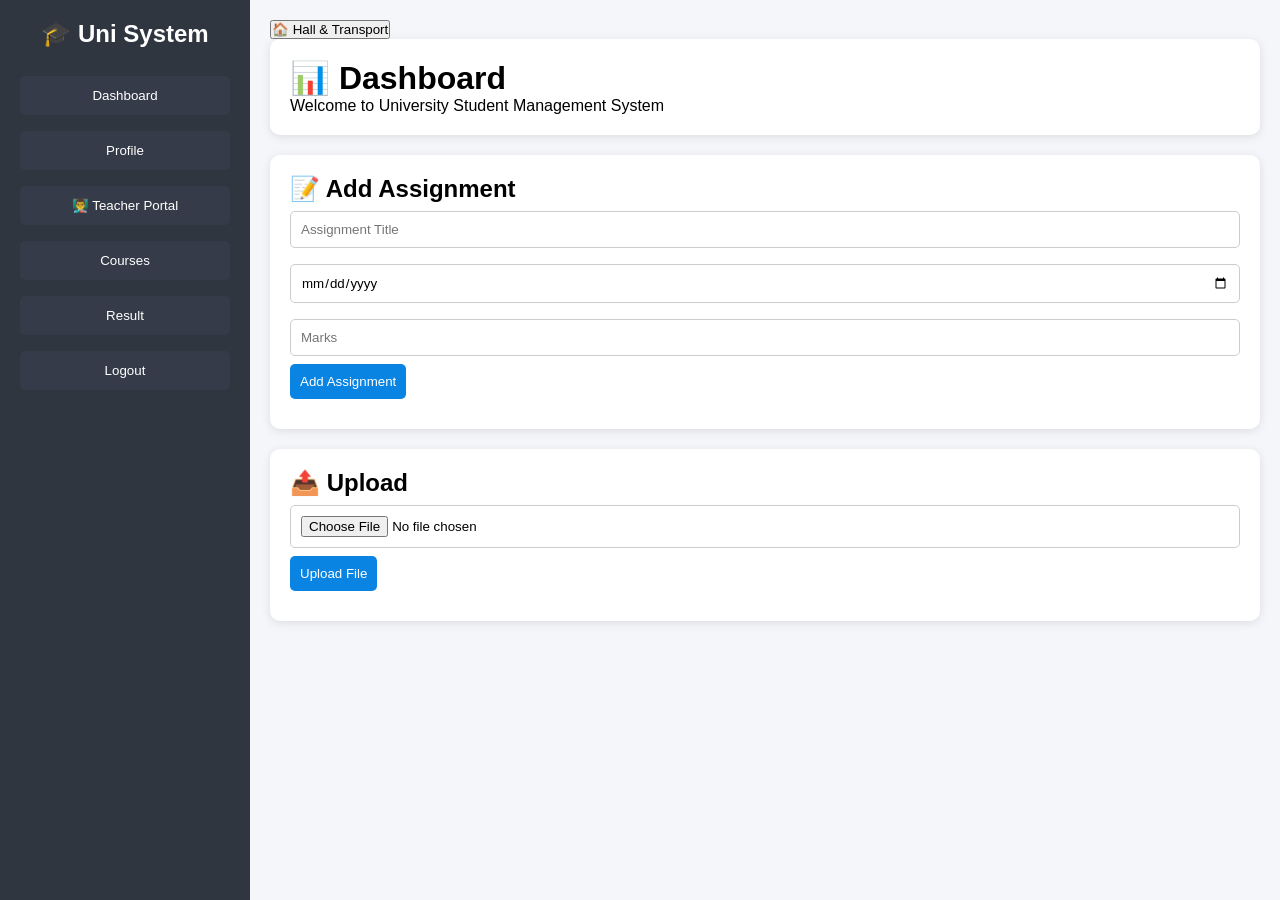
<file: index.html>
<!DOCTYPE html>
<html lang="en">
<head>
<meta charset="UTF-8">
<meta name="viewport" content="width=device-width, initial-scale=1.0">
<title>University Student Management System</title>

<style>
*{
    margin:0;
    padding:0;
    box-sizing:border-box;
    font-family:Arial, sans-serif;
}

body{
    display:flex;
    background:#f5f6fa;
}

/* Sidebar */
.sidebar{
    width:250px;
    height:100vh;
    background:#2f3640;
    color:white;
    padding:20px;
    position:fixed;
}

.sidebar h2{
    text-align:center;
    margin-bottom:20px;
}

.sidebar button{
    width:100%;
    padding:12px;
    margin:8px 0;
    border:none;
    background:#353b48;
    color:white;
    cursor:pointer;
    border-radius:5px;
}

.sidebar button:hover{
    background:#0984e3;
}

/* Main */
.main{
    margin-left:250px;
    padding:20px;
    width:100%;
}

.page{
    display:none;
}

.card{
    background:white;
    padding:20px;
    border-radius:10px;
    margin-bottom:20px;
    box-shadow:0 2px 10px rgba(0,0,0,.1);
}

input{
    width:100%;
    padding:10px;
    margin:8px 0;
    border:1px solid #ccc;
    border-radius:5px;
}

button.action{
    background:#0984e3;
    color:white;
    border:none;
    padding:10px;
    border-radius:5px;
    cursor:pointer;
}

.profile-img{
    width:120px;
    height:120px;
    border-radius:50%;
    object-fit:cover;
    display:block;
    margin:10px auto;
    border:3px solid #0984e3;
}

ul{
    margin-top:10px;
    padding-left:20px;
}
</style>
</head>

<body>

<!-- SIDEBAR -->
<div class="sidebar">

    <h2>🎓 Uni System</h2>

    <button onclick="showPage('dashboard')">Dashboard</button>
    <button onclick="showPage('profile')">Profile</button>
    <button onclick="window.location.href='teacher-register.html'">
👨‍🏫 Teacher Portal
</button>
    <button onclick="showPage('courses')">Courses</button>
    <button onclick="showPage('result')">Result</button>
    <button onclick="logout()">Logout</button>
</div>

<!-- MAIN -->
<div class="main">
  <button onclick="window.location.href='hall_transport.html'">
🏠 Hall & Transport
</button>

    <!-- DASHBOARD -->
    <div id="dashboard" class="page">

        <div class="card">
            <h1>📊 Dashboard</h1>
            <p>Welcome to University Student Management System</p>
        </div>

        <div class="card">
            <h2>📝 Add Assignment</h2>

            <input id="a_title" placeholder="Assignment Title">
            <input type="date" id="a_deadline">
            <input id="a_marks" placeholder="Marks">

            <button class="action" onclick="addAssignment()">
                Add Assignment
            </button>

            <ul id="assignmentList"></ul>
        </div>

        <div class="card">
            <h2>📤 Upload</h2>

            <input type="file" id="fileUpload">

            <button class="action" onclick="uploadFile()">
                Upload File
            </button>

            <ul id="fileList"></ul>
        </div>

    </div>

    <!-- PROFILE -->
    <div id="profile" class="page">

        <div class="card">

            <h1>👤 Student Profile</h1>

            <img src="logo.png" id="profilePic" class="profile-img">

            <input type="file" id="imgInput" onchange="changeImage()">

            <input id="p_name" placeholder="Student Name">
            <input id="p_id" placeholder="Student ID">
            <input id="p_dept" placeholder="Department">
            <input id="p_sem" placeholder="Semester">
            <input id="p_email" placeholder="Email">
            <input id="p_phone" placeholder="Phone">

            <button class="action" onclick="saveProfile()">
                Save Profile
            </button>

        </div>

    </div>

    <!-- COURSES -->
    <div id="courses" class="page">

        <div class="card">
            <h1>📚 Courses</h1>

            <ul>
                <li>CSE101 - Programming Fundamentals</li>
                <li>CSE102 - Data Structures</li>
                <li>CSE103 - Database Systems</li>
                <li>CSE104 - Web Engineering</li>
            </ul>
        </div>

    </div>

    <!-- RESULT -->
    <div id="result" class="page">

        <div class="card">

            <h1>🎯 CGPA Calculator</h1>

            <input id="marks1" placeholder="Subject 1 GPA">
            <input id="marks2" placeholder="Subject 2 GPA">
            <input id="marks3" placeholder="Subject 3 GPA">

            <button class="action" onclick="calcCGPA()">
                Calculate CGPA
            </button>

            <h3 id="cgpaResult">Result: 0.00</h3>

        </div>

        <div class="card">

            <h1>📅 Attendance</h1>

            <input id="totalClass" placeholder="Total Classes">
            <input id="presentClass" placeholder="Present Classes">

            <button class="action" onclick="calcAttendance()">
                Calculate Attendance
            </button>

            <h3 id="attResult">Attendance: 0%</h3>

        </div>

    </div>

</div>

<script>
/* Page Switch */
function showPage(page){
    document.querySelectorAll(".page").forEach(p=>{
        p.style.display="none";
    });

    document.getElementById(page).style.display="block";
}

/* Default */
showPage("dashboard");

/* CGPA */
function calcCGPA(){
    let m1=parseFloat(document.getElementById("marks1").value)||0;
    let m2=parseFloat(document.getElementById("marks2").value)||0;
    let m3=parseFloat(document.getElementById("marks3").value)||0;

    let cgpa=(m1+m2+m3)/3;

    document.getElementById("cgpaResult").innerText=
    "Result: "+cgpa.toFixed(2);
}

/* Attendance */
function calcAttendance(){

    let total=parseFloat(
        document.getElementById("totalClass").value
    )||0;

    let present=parseFloat(
        document.getElementById("presentClass").value
    )||0;

    let percent=0;

    if(total>0){
        percent=(present/total)*100;
    }

    document.getElementById("attResult").innerText=
    "Attendance: "+percent.toFixed(2)+"%";
}

/* Profile Image */
function changeImage(){

    let file=document.getElementById("imgInput").files[0];

    if(file){

        let reader=new FileReader();

        reader.onload=function(e){
            document.getElementById("profilePic").src=e.target.result;
        };

        reader.readAsDataURL(file);
    }
}

/* Save Profile */
function saveProfile(){

    alert("Profile Saved Successfully!");
}

/* Assignment */
function addAssignment(){

    let title=document.getElementById("a_title").value;
    let deadline=document.getElementById("a_deadline").value;
    let marks=document.getElementById("a_marks").value;

    let li=document.createElement("li");

    li.innerText=
    title+" | Deadline: "+deadline+
    " | Marks: "+marks;

    document.getElementById("assignmentList").appendChild(li);
}

/* Upload */
function uploadFile(){

    let file=
    document.getElementById("fileUpload").files[0];

    if(file){

        let li=document.createElement("li");

        li.innerText=file.name;

        document.getElementById("fileList").appendChild(li);
    }
}

/* Logout */
function logout(){
    alert("Logged Out");
    window.location.href="login.html";
}
</script>

</body>
</html>
</file>
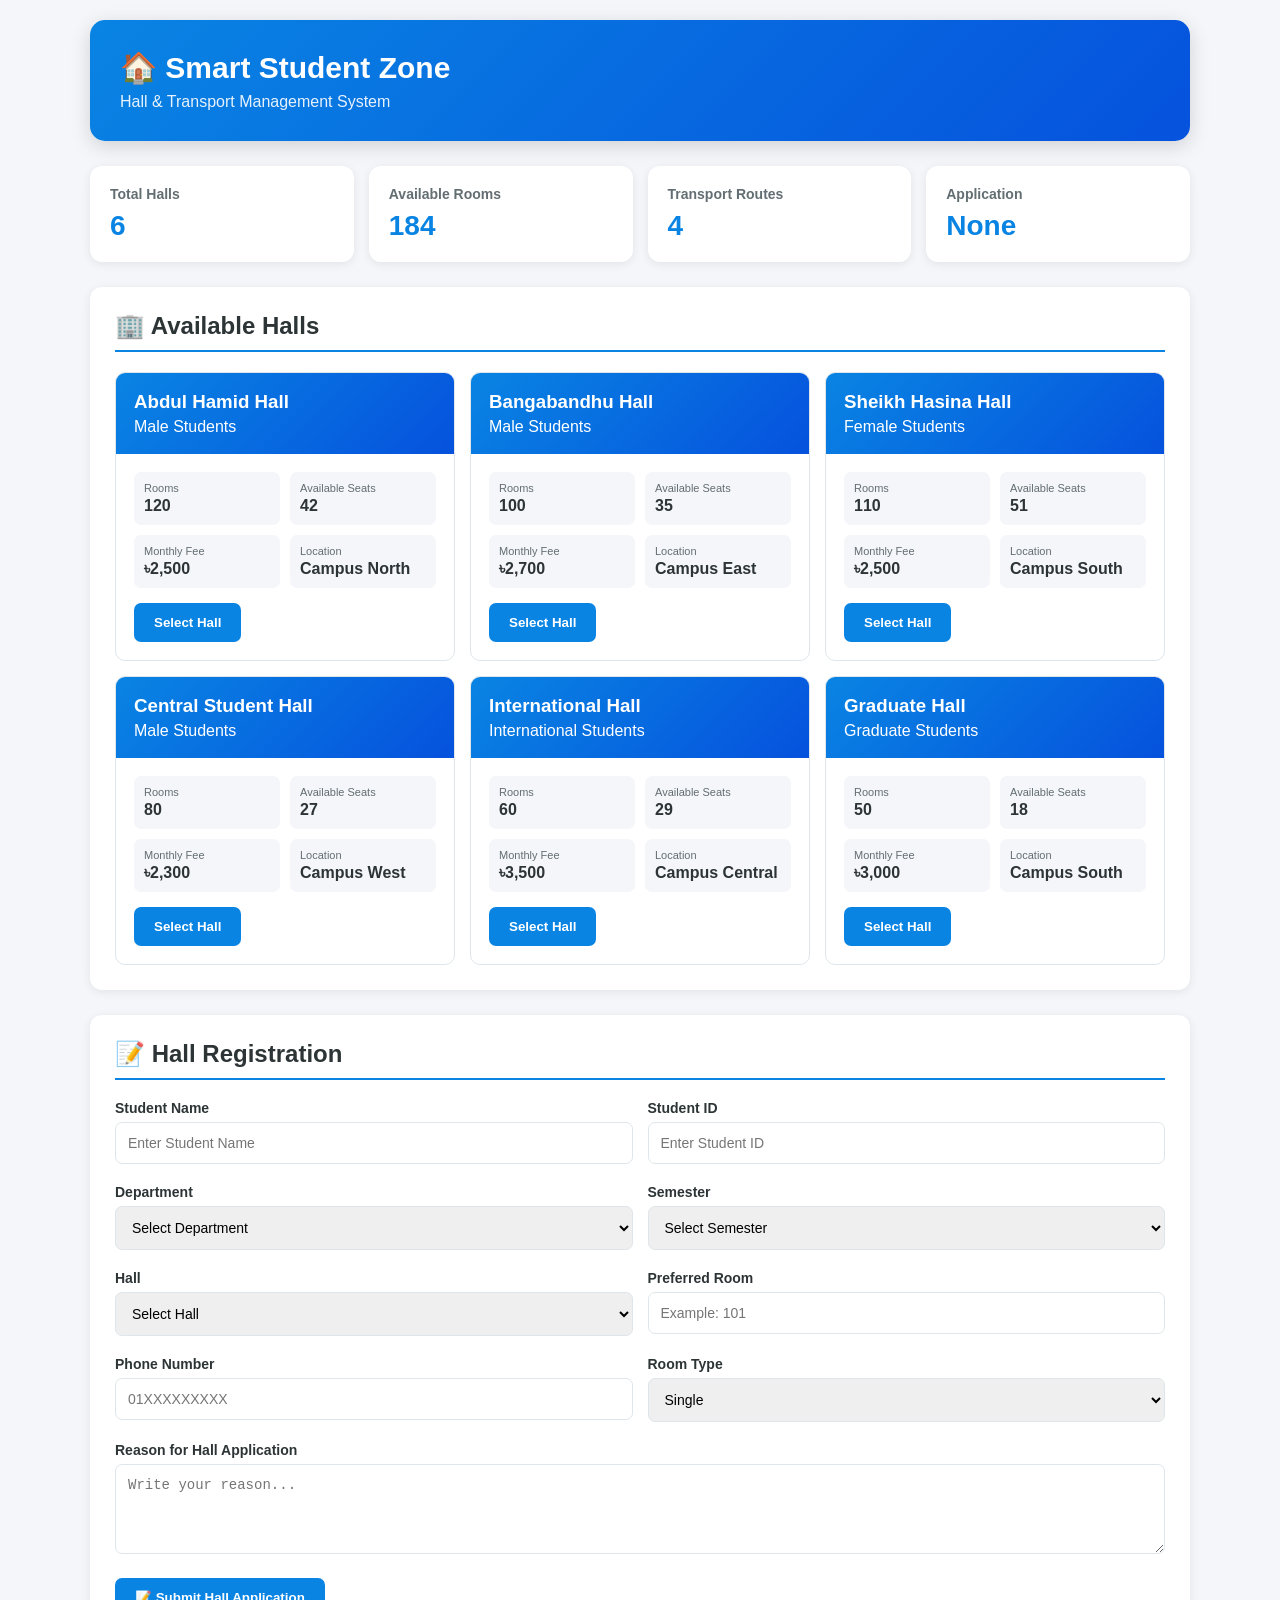
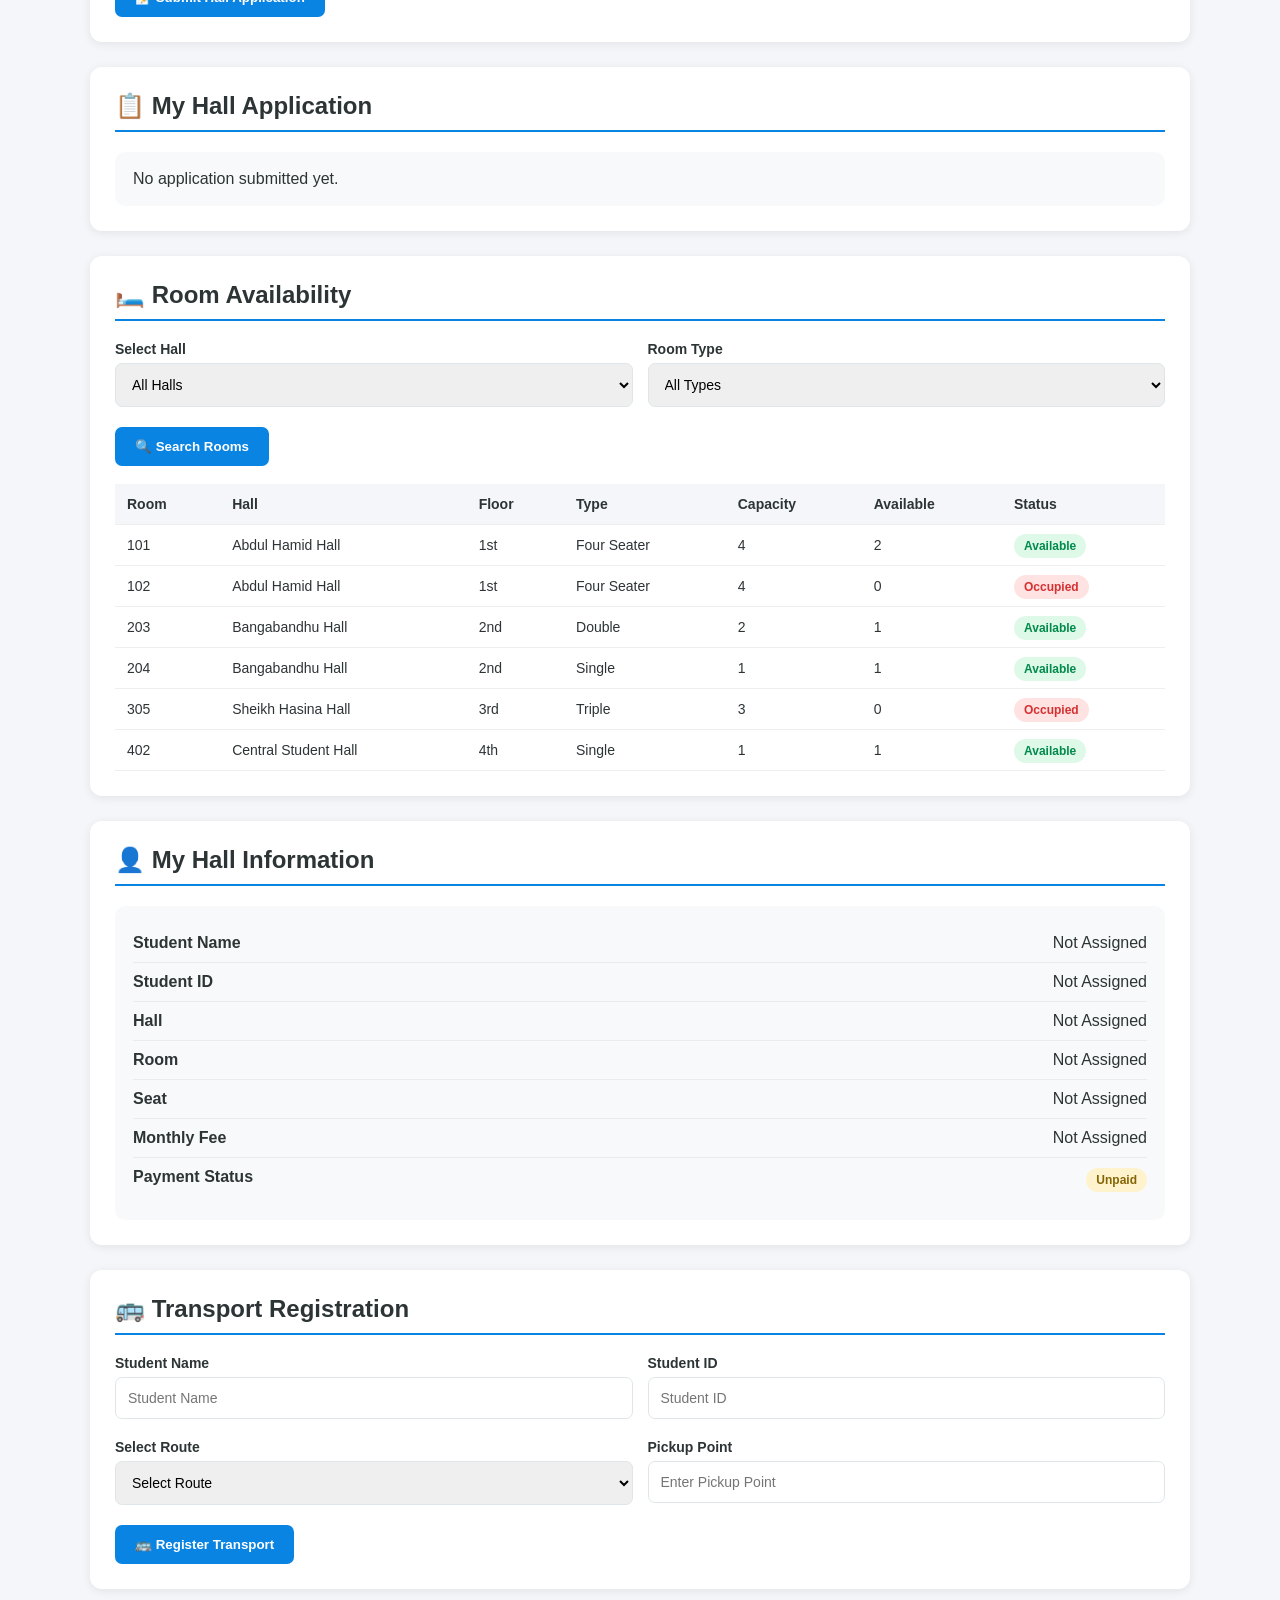
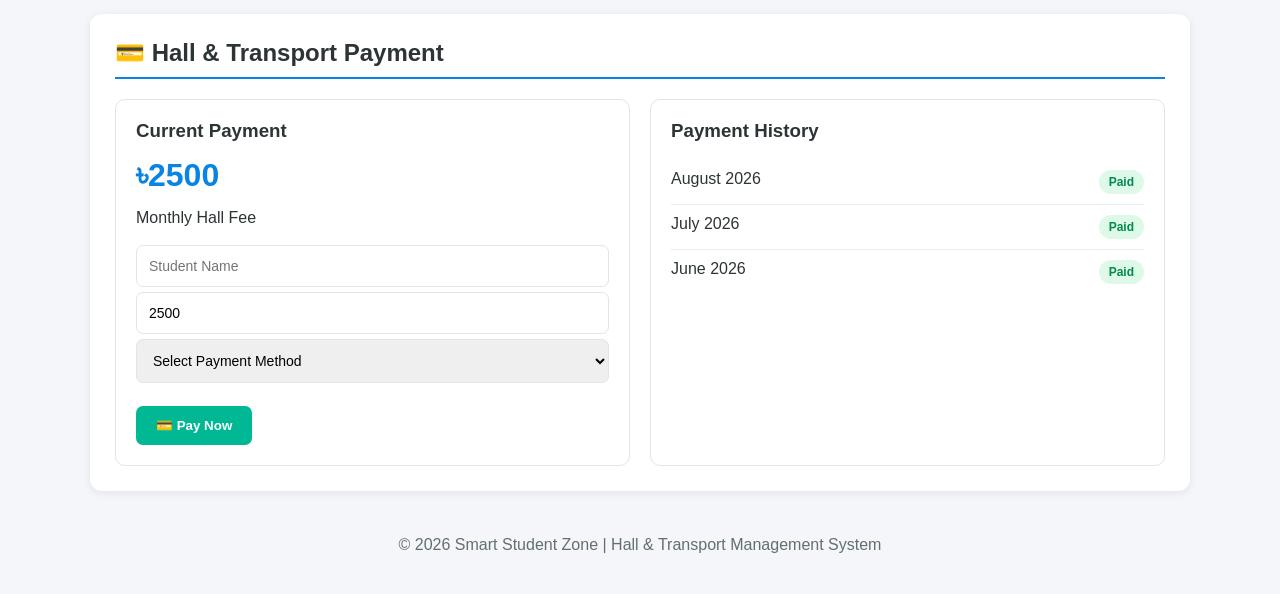
<file: hall_transport.html>
<!DOCTYPE html>
<html lang="en">

<head>

<meta charset="UTF-8">

<meta name="viewport"
      content="width=device-width, initial-scale=1.0">

<title>Smart Student Zone - Hall & Transport</title>

<style>

/* =========================
   GLOBAL
========================= */

*{
    margin:0;
    padding:0;
    box-sizing:border-box;
}

body{

    font-family:
    Arial,
    Helvetica,
    sans-serif;

    background:#f4f6f9;

    color:#2d3436;

    padding:20px;

}

.container{

    max-width:1100px;

    margin:auto;

}


/* =========================
   HEADER
========================= */

.header{

    background:
    linear-gradient(
        135deg,
        #0984e3,
        #0652dd
    );

    color:white;

    padding:30px;

    border-radius:15px;

    margin-bottom:25px;

    box-shadow:
    0 5px 20px
    rgba(0,0,0,.15);

}

.header h1{

    font-size:30px;

    margin-bottom:8px;

}

.header p{

    opacity:.9;

}


/* =========================
   DASHBOARD
========================= */

.dashboard{

    display:grid;

    grid-template-columns:
    repeat(4,1fr);

    gap:15px;

    margin-bottom:25px;

}

.stat{

    background:white;

    padding:20px;

    border-radius:12px;

    box-shadow:
    0 2px 10px
    rgba(0,0,0,.08);

}

.stat h3{

    color:#636e72;

    font-size:14px;

    margin-bottom:8px;

}

.stat strong{

    font-size:28px;

    color:#0984e3;

}


/* =========================
   CARD
========================= */

.card{

    background:white;

    padding:25px;

    margin-bottom:25px;

    border-radius:12px;

    box-shadow:
    0 2px 10px
    rgba(0,0,0,.08);

}

.card h2{

    color:#2d3436;

    margin-bottom:20px;

    border-bottom:
    2px solid #0984e3;

    padding-bottom:10px;

}


/* =========================
   FORM
========================= */

.form-grid{

    display:grid;

    grid-template-columns:
    1fr 1fr;

    gap:15px;

}

.form-group{

    width:100%;

}

.form-group label{

    display:block;

    font-weight:bold;

    font-size:14px;

    margin-bottom:6px;

}

input,
select,
textarea{

    width:100%;

    padding:12px;

    margin-bottom:5px;

    border:
    1px solid #dfe6e9;

    border-radius:7px;

    font-size:14px;

    outline:none;

}

input:focus,
select:focus,
textarea:focus{

    border-color:#0984e3;

    box-shadow:
    0 0 0 2px
    rgba(9,132,227,.1);

}

textarea{

    resize:vertical;

}

.full{

    grid-column:
    1 / -1;

}


/* =========================
   BUTTON
========================= */

button{

    background:#0984e3;

    color:white;

    border:none;

    padding:12px 20px;

    border-radius:7px;

    cursor:pointer;

    font-weight:bold;

    transition:.3s;

}

button:hover{

    background:#0767b1;

    transform:
    translateY(-1px);

}

.success-btn{

    background:#00b894;

}

.success-btn:hover{

    background:#009f7f;

}

.warning-btn{

    background:#fdcb6e;

    color:#2d3436;

}


/* =========================
   HALL CARDS
========================= */

.hall-grid{

    display:grid;

    grid-template-columns:
    repeat(3,1fr);

    gap:15px;

}

.hall-card{

    border:
    1px solid #dfe6e9;

    border-radius:10px;

    overflow:hidden;

    transition:.3s;

}

.hall-card:hover{

    transform:
    translateY(-4px);

    box-shadow:
    0 8px 20px
    rgba(0,0,0,.1);

}

.hall-top{

    background:
    linear-gradient(
        135deg,
        #0984e3,
        #0652dd
    );

    color:white;

    padding:18px;

}

.hall-top h3{

    margin-bottom:5px;

}

.hall-body{

    padding:18px;

}

.hall-info{

    display:grid;

    grid-template-columns:
    1fr 1fr;

    gap:10px;

    margin-bottom:15px;

}

.info{

    background:#f5f6fa;

    padding:10px;

    border-radius:7px;

}

.info small{

    display:block;

    color:#636e72;

    font-size:11px;

}

.info strong{

    display:block;

    margin-top:3px;

}


/* =========================
   TABLE
========================= */

.table-container{

    overflow-x:auto;

}

table{

    width:100%;

    border-collapse:collapse;

}

th,
td{

    padding:12px;

    text-align:left;

    border-bottom:
    1px solid #eee;

    font-size:14px;

}

th{

    background:#f5f6fa;

}

.badge{

    padding:
    5px 10px;

    border-radius:20px;

    font-size:12px;

    font-weight:bold;

}

.available{

    background:#dff9e8;

    color:#008a4b;

}

.occupied{

    background:#ffe2e2;

    color:#d63031;

}

.pending{

    background:#fff3cd;

    color:#856404;

}

.paid{

    background:#dff9e8;

    color:#008a4b;

}


/* =========================
   RESULT
========================= */

.message{

    margin-top:15px;

    padding:12px;

    border-radius:7px;

    display:none;

    font-weight:bold;

}

.success-message{

    background:#dff9e8;

    color:#008a4b;

}

.error-message{

    background:#ffe2e2;

    color:#d63031;

}


/* =========================
   APPLICATION
========================= */

.application-box{

    background:#f8f9fa;

    padding:18px;

    border-radius:10px;

}

.application-row{

    display:flex;

    justify-content:
    space-between;

    gap:15px;

    padding:10px 0;

    border-bottom:
    1px solid #e9ecef;

}

.application-row:last-child{

    border-bottom:none;

}


/* =========================
   PAYMENT
========================= */

.payment-grid{

    display:grid;

    grid-template-columns:
    1fr 1fr;

    gap:20px;

}

.payment-box{

    border:
    1px solid #dfe6e9;

    padding:20px;

    border-radius:10px;

}

.amount{

    font-size:32px;

    color:#0984e3;

    font-weight:bold;

    margin:15px 0;

}


/* =========================
   NOTIFICATION
========================= */

.notification{

    position:fixed;

    right:20px;

    bottom:20px;

    background:#2d3436;

    color:white;

    padding:15px 20px;

    border-radius:8px;

    display:none;

    z-index:9999;

    box-shadow:
    0 5px 20px
    rgba(0,0,0,.2);

}


/* =========================
   FOOTER
========================= */

.footer{

    text-align:center;

    color:#636e72;

    padding:20px;

}


/* =========================
   MOBILE
========================= */

@media(max-width:900px){

    .dashboard{

        grid-template-columns:
        repeat(2,1fr);

    }

    .hall-grid{

        grid-template-columns:
        repeat(2,1fr);

    }

}

@media(max-width:650px){

    body{

        padding:10px;

    }

    .header{

        padding:20px;

    }

    .header h1{

        font-size:23px;

    }

    .dashboard{

        grid-template-columns:1fr 1fr;

    }

    .form-grid{

        grid-template-columns:1fr;

    }

    .full{

        grid-column:auto;

    }

    .hall-grid{

        grid-template-columns:1fr;

    }

    .payment-grid{

        grid-template-columns:1fr;

    }

    .card{

        padding:17px;

    }

    .application-row{

        flex-direction:
        column;

        gap:4px;

    }

}

</style>

</head>


<body>


<div class="container">


<!-- =========================
     HEADER
========================= -->

<div class="header">

    <h1>
        🏠 Smart Student Zone
    </h1>

    <p>
        Hall & Transport Management System
    </p>

</div>


<!-- =========================
     DASHBOARD
========================= -->

<div class="dashboard">

    <div class="stat">

        <h3>
            Total Halls
        </h3>

        <strong>
            6
        </strong>

    </div>


    <div class="stat">

        <h3>
            Available Rooms
        </h3>

        <strong>
            184
        </strong>

    </div>


    <div class="stat">

        <h3>
            Transport Routes
        </h3>

        <strong>
            4
        </strong>

    </div>


    <div class="stat">

        <h3>
            Application
        </h3>

        <strong id="dashboardStatus">
            None
        </strong>

    </div>

</div>


<!-- =========================
     HALL LIST
========================= -->

<div class="card">

<h2>
    🏢 Available Halls
</h2>


<div class="hall-grid">


<!-- HALL 1 -->

<div class="hall-card">

    <div class="hall-top">

        <h3>
            Abdul Hamid Hall
        </h3>

        <p>
            Male Students
        </p>

    </div>

    <div class="hall-body">

        <div class="hall-info">

            <div class="info">

                <small>
                    Rooms
                </small>

                <strong>
                    120
                </strong>

            </div>

            <div class="info">

                <small>
                    Available Seats
                </small>

                <strong>
                    42
                </strong>

            </div>

            <div class="info">

                <small>
                    Monthly Fee
                </small>

                <strong>
                    ৳2,500
                </strong>

            </div>

            <div class="info">

                <small>
                    Location
                </small>

                <strong>
                    Campus North
                </strong>

            </div>

        </div>

        <button
            onclick="selectHall('Abdul Hamid Hall')">

            Select Hall

        </button>

    </div>

</div>


<!-- HALL 2 -->

<div class="hall-card">

    <div class="hall-top">

        <h3>
            Bangabandhu Hall
        </h3>

        <p>
            Male Students
        </p>

    </div>

    <div class="hall-body">

        <div class="hall-info">

            <div class="info">

                <small>
                    Rooms
                </small>

                <strong>
                    100
                </strong>

            </div>

            <div class="info">

                <small>
                    Available Seats
                </small>

                <strong>
                    35
                </strong>

            </div>

            <div class="info">

                <small>
                    Monthly Fee
                </small>

                <strong>
                    ৳2,700
                </strong>

            </div>

            <div class="info">

                <small>
                    Location
                </small>

                <strong>
                    Campus East
                </strong>

            </div>

        </div>

        <button
            onclick="selectHall('Bangabandhu Hall')">

            Select Hall

        </button>

    </div>

</div>


<!-- HALL 3 -->

<div class="hall-card">

    <div class="hall-top">

        <h3>
            Sheikh Hasina Hall
        </h3>

        <p>
            Female Students
        </p>

    </div>

    <div class="hall-body">

        <div class="hall-info">

            <div class="info">

                <small>
                    Rooms
                </small>

                <strong>
                    110
                </strong>

            </div>

            <div class="info">

                <small>
                    Available Seats
                </small>

                <strong>
                    51
                </strong>

            </div>

            <div class="info">

                <small>
                    Monthly Fee
                </small>

                <strong>
                    ৳2,500
                </strong>

            </div>

            <div class="info">

                <small>
                    Location
                </small>

                <strong>
                    Campus South
                </strong>

            </div>

        </div>

        <button
            onclick="selectHall('Sheikh Hasina Hall')">

            Select Hall

        </button>

    </div>

</div>


<!-- HALL 4 -->

<div class="hall-card">

    <div class="hall-top">

        <h3>
            Central Student Hall
        </h3>

        <p>
            Male Students
        </p>

    </div>

    <div class="hall-body">

        <div class="hall-info">

            <div class="info">

                <small>
                    Rooms
                </small>

                <strong>
                    80
                </strong>

            </div>

            <div class="info">

                <small>
                    Available Seats
                </small>

                <strong>
                    27
                </strong>

            </div>

            <div class="info">

                <small>
                    Monthly Fee
                </small>

                <strong>
                    ৳2,300
                </strong>

            </div>

            <div class="info">

                <small>
                    Location
                </small>

                <strong>
                    Campus West
                </strong>

            </div>

        </div>

        <button
            onclick="selectHall('Central Student Hall')">

            Select Hall

        </button>

    </div>

</div>


<!-- HALL 5 -->

<div class="hall-card">

    <div class="hall-top">

        <h3>
            International Hall
        </h3>

        <p>
            International Students
        </p>

    </div>

    <div class="hall-body">

        <div class="hall-info">

            <div class="info">

                <small>
                    Rooms
                </small>

                <strong>
                    60
                </strong>

            </div>

            <div class="info">

                <small>
                    Available Seats
                </small>

                <strong>
                    29
                </strong>

            </div>

            <div class="info">

                <small>
                    Monthly Fee
                </small>

                <strong>
                    ৳3,500
                </strong>

            </div>

            <div class="info">

                <small>
                    Location
                </small>

                <strong>
                    Campus Central
                </strong>

            </div>

        </div>

        <button
            onclick="selectHall('International Hall')">

            Select Hall

        </button>

    </div>

</div>


<!-- HALL 6 -->

<div class="hall-card">

    <div class="hall-top">

        <h3>
            Graduate Hall
        </h3>

        <p>
            Graduate Students
        </p>

    </div>

    <div class="hall-body">

        <div class="hall-info">

            <div class="info">

                <small>
                    Rooms
                </small>

                <strong>
                    50
                </strong>

            </div>

            <div class="info">

                <small>
                    Available Seats
                </small>

                <strong>
                    18
                </strong>

            </div>

            <div class="info">

                <small>
                    Monthly Fee
                </small>

                <strong>
                    ৳3,000
                </strong>

            </div>

            <div class="info">

                <small>
                    Location
                </small>

                <strong>
                    Campus South
                </strong>

            </div>

        </div>

        <button
            onclick="selectHall('Graduate Hall')">

            Select Hall

        </button>

    </div>

</div>


</div>

</div>


<!-- =========================
     HALL REGISTRATION
========================= -->

<div class="card"
     id="hallRegistration">

<h2>
    📝 Hall Registration
</h2>


<form id="hallForm">


<div class="form-grid">


<div class="form-group">

<label>
Student Name
</label>

<input
    type="text"
    id="hallName"
    placeholder="Enter Student Name"
    required>

</div>


<div class="form-group">

<label>
Student ID
</label>

<input
    type="text"
    id="hallId"
    placeholder="Enter Student ID"
    required>

</div>


<div class="form-group">

<label>
Department
</label>

<select
    id="department"
    required>

<option value="">
Select Department
</option>

<option>
CSE
</option>

<option>
SWE
</option>

<option>
EEE
</option>

<option>
BBA
</option>

<option>
English
</option>

<option>
Law
</option>

</select>

</div>


<div class="form-group">

<label>
Semester
</label>

<select
    id="semester"
    required>

<option value="">
Select Semester
</option>

<option>
1st Semester
</option>

<option>
2nd Semester
</option>

<option>
3rd Semester
</option>

<option>
4th Semester
</option>

<option>
5th Semester
</option>

<option>
6th Semester
</option>

<option>
7th Semester
</option>

<option>
8th Semester
</option>

</select>

</div>


<div class="form-group">

<label>
Hall
</label>

<select
    id="hallType"
    required>

<option value="">
Select Hall
</option>

<option>
Abdul Hamid Hall
</option>

<option>
Bangabandhu Hall
</option>

<option>
Sheikh Hasina Hall
</option>

<option>
Central Student Hall
</option>

<option>
International Hall
</option>

<option>
Graduate Hall
</option>

</select>

</div>


<div class="form-group">

<label>
Preferred Room
</label>

<input
    type="text"
    id="roomNo"
    placeholder="Example: 101">

</div>


<div class="form-group">

<label>
Phone Number
</label>

<input
    type="tel"
    id="hallPhone"
    placeholder="01XXXXXXXXX"
    required>

</div>


<div class="form-group">

<label>
Room Type
</label>

<select
    id="roomType">

<option>
Single
</option>

<option>
Double
</option>

<option>
Triple
</option>

<option>
Four Seater
</option>

</select>

</div>


<div class="form-group full">

<label>
Reason for Hall Application
</label>

<textarea
    id="hallReason"
    rows="4"
    placeholder="Write your reason..."></textarea>

</div>


<div class="full">

<button
    type="submit">

    📝 Submit Hall Application

</button>

</div>


</div>

</form>


<div
    id="hallMsg"
    class="message success-message">
</div>


</div>


<!-- =========================
     APPLICATION STATUS
========================= -->

<div class="card">

<h2>
    📋 My Hall Application
</h2>


<div
    id="applicationResult"
    class="application-box">

    <p>
        No application submitted yet.
    </p>

</div>

</div>


<!-- =========================
     ROOM SEARCH
========================= -->

<div class="card">

<h2>
    🛏️ Room Availability
</h2>


<div class="form-grid">


<div class="form-group">

<label>
Select Hall
</label>

<select id="searchHall">

<option value="">
All Halls
</option>

<option>
Abdul Hamid Hall
</option>

<option>
Bangabandhu Hall
</option>

<option>
Sheikh Hasina Hall
</option>

<option>
Central Student Hall
</option>

</select>

</div>


<div class="form-group">

<label>
Room Type
</label>

<select id="searchRoomType">

<option value="">
All Types
</option>

<option>
Single
</option>

<option>
Double
</option>

<option>
Triple
</option>

<option>
Four Seater
</option>

</select>

</div>


<div class="full">

<button
    onclick="searchRooms()">

    🔍 Search Rooms

</button>

</div>


</div>


<br>


<div class="table-container">

<table>

<thead>

<tr>

<th>
Room
</th>

<th>
Hall
</th>

<th>
Floor
</th>

<th>
Type
</th>

<th>
Capacity
</th>

<th>
Available
</th>

<th>
Status
</th>

</tr>

</thead>


<tbody
    id="roomTable">

</tbody>

</table>

</div>


</div>


<!-- =========================
     MY HALL INFORMATION
========================= -->

<div class="card">

<h2>
    👤 My Hall Information
</h2>


<div class="application-box">


<div class="application-row">

<strong>
Student Name
</strong>

<span id="myName">
Not Assigned
</span>

</div>


<div class="application-row">

<strong>
Student ID
</strong>

<span id="myStudentId">
Not Assigned
</span>

</div>


<div class="application-row">

<strong>
Hall
</strong>

<span id="myHall">
Not Assigned
</span>

</div>


<div class="application-row">

<strong>
Room
</strong>

<span id="myRoom">
Not Assigned
</span>

</div>


<div class="application-row">

<strong>
Seat
</strong>

<span id="mySeat">
Not Assigned
</span>

</div>


<div class="application-row">

<strong>
Monthly Fee
</strong>

<span id="myFee">
Not Assigned
</span>

</div>


<div class="application-row">

<strong>
Payment Status
</strong>

<span
    id="myPaymentStatus"
    class="badge pending">

    Unpaid

</span>

</div>


</div>

</div>


<!-- =========================
     TRANSPORT
========================= -->

<div class="card">

<h2>
    🚌 Transport Registration
</h2>


<form id="transportForm">


<div class="form-grid">


<div class="form-group">

<label>
Student Name
</label>

<input
    type="text"
    id="transportName"
    placeholder="Student Name"
    required>

</div>


<div class="form-group">

<label>
Student ID
</label>

<input
    type="text"
    id="transportId"
    placeholder="Student ID"
    required>

</div>


<div class="form-group">

<label>
Select Route
</label>

<select
    id="route"
    required>

<option value="">
Select Route
</option>

<option>
Dhaka Route
</option>

<option>
Gazipur Route
</option>

<option>
Uttara Route
</option>

<option>
Mirpur Route
</option>

</select>

</div>


<div class="form-group">

<label>
Pickup Point
</label>

<input
    type="text"
    id="pickup"
    placeholder="Enter Pickup Point"
    required>

</div>


<div class="full">

<button
    type="submit">

    🚌 Register Transport

</button>

</div>


</div>

</form>


<div
    id="transportMsg"
    class="message success-message">
</div>


</div>


<!-- =========================
     PAYMENT
========================= -->

<div class="card">

<h2>
    💳 Hall & Transport Payment
</h2>


<div class="payment-grid">


<div class="payment-box">

<h3>
Current Payment
</h3>


<div class="amount">

৳2500

</div>


<p>
Monthly Hall Fee
</p>


<br>


<input
    type="text"
    id="payName"
    placeholder="Student Name">


<input
    type="number"
    id="amount"
    value="2500"
    placeholder="Amount">


<select
    id="paymentMethod">

<option value="">
Select Payment Method
</option>

<option>
bKash
</option>

<option>
Nagad
</option>

<option>
Rocket
</option>

<option>
Bank Transfer
</option>

</select>


<br><br>


<button
    class="success-btn"
    onclick="makePayment()">

    💳 Pay Now

</button>


<div
    id="paymentMsg"
    class="message success-message">
</div>


</div>


<div class="payment-box">

<h3>
Payment History
</h3>

<br>


<div class="application-row">

<span>
August 2026
</span>

<span
    class="badge paid">

Paid

</span>

</div>


<div class="application-row">

<span>
July 2026
</span>

<span
    class="badge paid">

Paid

</span>

</div>


<div class="application-row">

<span>
June 2026
</span>

<span
    class="badge paid">

Paid

</span>

</div>


</div>


</div>

</div>


<!-- =========================
     FOOTER
========================= -->

<div class="footer">

© 2026 Smart Student Zone |
Hall & Transport Management System

</div>


</div>


<!-- NOTIFICATION -->

<div
    id="notification"
    class="notification">

</div>


<script>

/* =========================
   ROOM DATA
========================= */

const rooms = [

{
    room:"101",
    hall:"Abdul Hamid Hall",
    floor:"1st",
    type:"Four Seater",
    capacity:4,
    available:2
},

{
    room:"102",
    hall:"Abdul Hamid Hall",
    floor:"1st",
    type:"Four Seater",
    capacity:4,
    available:0
},

{
    room:"203",
    hall:"Bangabandhu Hall",
    floor:"2nd",
    type:"Double",
    capacity:2,
    available:1
},

{
    room:"204",
    hall:"Bangabandhu Hall",
    floor:"2nd",
    type:"Single",
    capacity:1,
    available:1
},

{
    room:"305",
    hall:"Sheikh Hasina Hall",
    floor:"3rd",
    type:"Triple",
    capacity:3,
    available:0
},

{
    room:"402",
    hall:"Central Student Hall",
    floor:"4th",
    type:"Single",
    capacity:1,
    available:1
}

];


/* =========================
   NOTIFICATION
========================= */

function showNotification(message){

    const box =
        document.getElementById(
            "notification"
        );

    box.innerHTML = message;

    box.style.display = "block";

    setTimeout(function(){

        box.style.display = "none";

    },3000);

}


/* =========================
   SELECT HALL
========================= */

function selectHall(hall){

    document.getElementById(
        "hallType"
    ).value = hall;

    document.getElementById(
        "hallRegistration"
    ).scrollIntoView({

        behavior:"smooth"

    });

    showNotification(
        "🏠 " + hall + " selected."
    );

}


/* =========================
   HALL FORM
========================= */

document
.getElementById("hallForm")
.addEventListener(
    "submit",
    function(e){

        e.preventDefault();


        const data = {

            name:
            document.getElementById(
                "hallName"
            ).value,

            id:
            document.getElementById(
                "hallId"
            ).value,

            department:
            document.getElementById(
                "department"
            ).value,

            semester:
            document.getElementById(
                "semester"
            ).value,

            hall:
            document.getElementById(
                "hallType"
            ).value,

            room:
            document.getElementById(
                "roomNo"
            ).value || "Any Available Room",

            phone:
            document.getElementById(
                "hallPhone"
            ).value,

            roomType:
            document.getElementById(
                "roomType"
            ).value,

            reason:
            document.getElementById(
                "hallReason"
            ).value,

            status:"Pending",

            date:
            new Date()
            .toLocaleDateString()

        };


        localStorage.setItem(
            "hallApplication",
            JSON.stringify(data)
        );


        showHallMessage(
            "✅ Hall Application Submitted Successfully!"
        );


        document.getElementById(
            "dashboardStatus"
        ).innerText = "Pending";


        displayApplication();


        showNotification(
            "✅ Hall application submitted!"
        );

    }
);


/* =========================
   HALL MESSAGE
========================= */

function showHallMessage(text){

    const msg =
        document.getElementById(
            "hallMsg"
        );

    msg.innerHTML = text;

    msg.style.display = "block";

}


/* =========================
   DISPLAY APPLICATION
========================= */

function displayApplication(){

    const data =
        JSON.parse(
            localStorage.getItem(
                "hallApplication"
            )
        );


    if(!data){

        return;

    }


    document.getElementById(
        "applicationResult"
    ).innerHTML = `

        <div class="application-row">

            <strong>
                Student Name
            </strong>

            <span>
                ${data.name}
            </span>

        </div>

        <div class="application-row">

            <strong>
                Student ID
            </strong>

            <span>
                ${data.id}
            </span>

        </div>

        <div class="application-row">

            <strong>
                Department
            </strong>

            <span>
                ${data.department}
            </span>

        </div>

        <div class="application-row">

            <strong>
                Hall
            </strong>

            <span>
                ${data.hall}
            </span>

        </div>

        <div class="application-row">

            <strong>
                Room
            </strong>

            <span>
                ${data.room}
            </span>

        </div>

        <div class="application-row">

            <strong>
                Application Date
            </strong>

            <span>
                ${data.date}
            </span>

        </div>

        <div class="application-row">

            <strong>
                Status
            </strong>

            <span class="badge pending">

                ${data.status}

            </span>

        </div>

    `;


    document.getElementById(
        "myName"
    ).innerText = data.name;


    document.getElementById(
        "myStudentId"
    ).innerText = data.id;


    document.getElementById(
        "myHall"
    ).innerText = data.hall;


    document.getElementById(
        "myRoom"
    ).innerText = data.room;

}


/* =========================
   ROOM SEARCH
========================= */

function searchRooms(){

    const hall =
        document.getElementById(
            "searchHall"
        ).value;


    const type =
        document.getElementById(
            "searchRoomType"
        ).value;


    const table =
        document.getElementById(
            "roomTable"
        );


    table.innerHTML = "";


    const filtered =
        rooms.filter(function(room){

            return (
                (!hall ||
                room.hall === hall)

                &&

                (!type ||
                room.type === type)
            );

        });


    if(filtered.length === 0){

        table.innerHTML = `

        <tr>

            <td colspan="7"
                style="text-align:center">

                No room found.

            </td>

        </tr>

        `;

        return;

    }


    filtered.forEach(function(room){

        const status =
            room.available > 0
            ? "Available"
            : "Occupied";


        const statusClass =
            room.available > 0
            ? "available"
            : "occupied";


        table.innerHTML += `

        <tr>

            <td>
                ${room.room}
            </td>

            <td>
                ${room.hall}
            </td>

            <td>
                ${room.floor}
            </td>

            <td>
                ${room.type}
            </td>

            <td>
                ${room.capacity}
            </td>

            <td>
                ${room.available}
            </td>

            <td>

                <span
                    class="badge ${statusClass}">

                    ${status}

                </span>

            </td>

        </tr>

        `;

    });

}


/* =========================
   TRANSPORT
========================= */

document
.getElementById("transportForm")
.addEventListener(
    "submit",
    function(e){

        e.preventDefault();


        const transport = {

            name:
            document.getElementById(
                "transportName"
            ).value,

            id:
            document.getElementById(
                "transportId"
            ).value,

            route:
            document.getElementById(
                "route"
            ).value,

            pickup:
            document.getElementById(
                "pickup"
            ).value

        };


        localStorage.setItem(
            "transportRegistration",
            JSON.stringify(transport)
        );


        const msg =
            document.getElementById(
                "transportMsg"
            );


        msg.innerHTML =
            "✅ Transport Registration Successful!";


        msg.style.display =
            "block";


        showNotification(
            "🚌 Transport registration successful!"
        );

    }
);


/* =========================
   PAYMENT
========================= */

function makePayment(){

    const name =
        document.getElementById(
            "payName"
        ).value;


    const amount =
        document.getElementById(
            "amount"
        ).value;


    const method =
        document.getElementById(
            "paymentMethod"
        ).value;


    if(
        name === "" ||
        amount === "" ||
        method === ""
    ){

        const msg =
            document.getElementById(
                "paymentMsg"
            );


        msg.className =
            "message error-message";


        msg.innerHTML =
            "⚠️ Please complete all payment fields.";


        msg.style.display =
            "block";


        return;

    }


    const payment = {

        name:name,

        amount:amount,

        method:method,

        date:
        new Date()
        .toLocaleString(),

        status:"Paid"

    };


    localStorage.setItem(
        "lastPayment",
        JSON.stringify(payment)
    );


    const msg =
        document.getElementById(
            "paymentMsg"
        );


    msg.className =
        "message success-message";


    msg.innerHTML =
        "✅ Payment Successful! Amount: ৳"
        + amount
        + " via "
        + method;


    msg.style.display =
        "block";


    document.getElementById(
        "myPaymentStatus"
    ).innerText = "Paid";


    document.getElementById(
        "myPaymentStatus"
    ).className =
        "badge paid";


    showNotification(
        "💳 Payment Successful!"
    );

}


/* =========================
   PAGE LOAD
========================= */

window.onload = function(){

    searchRooms();

    displayApplication();

};

</script>


</body>

</html>
</file>
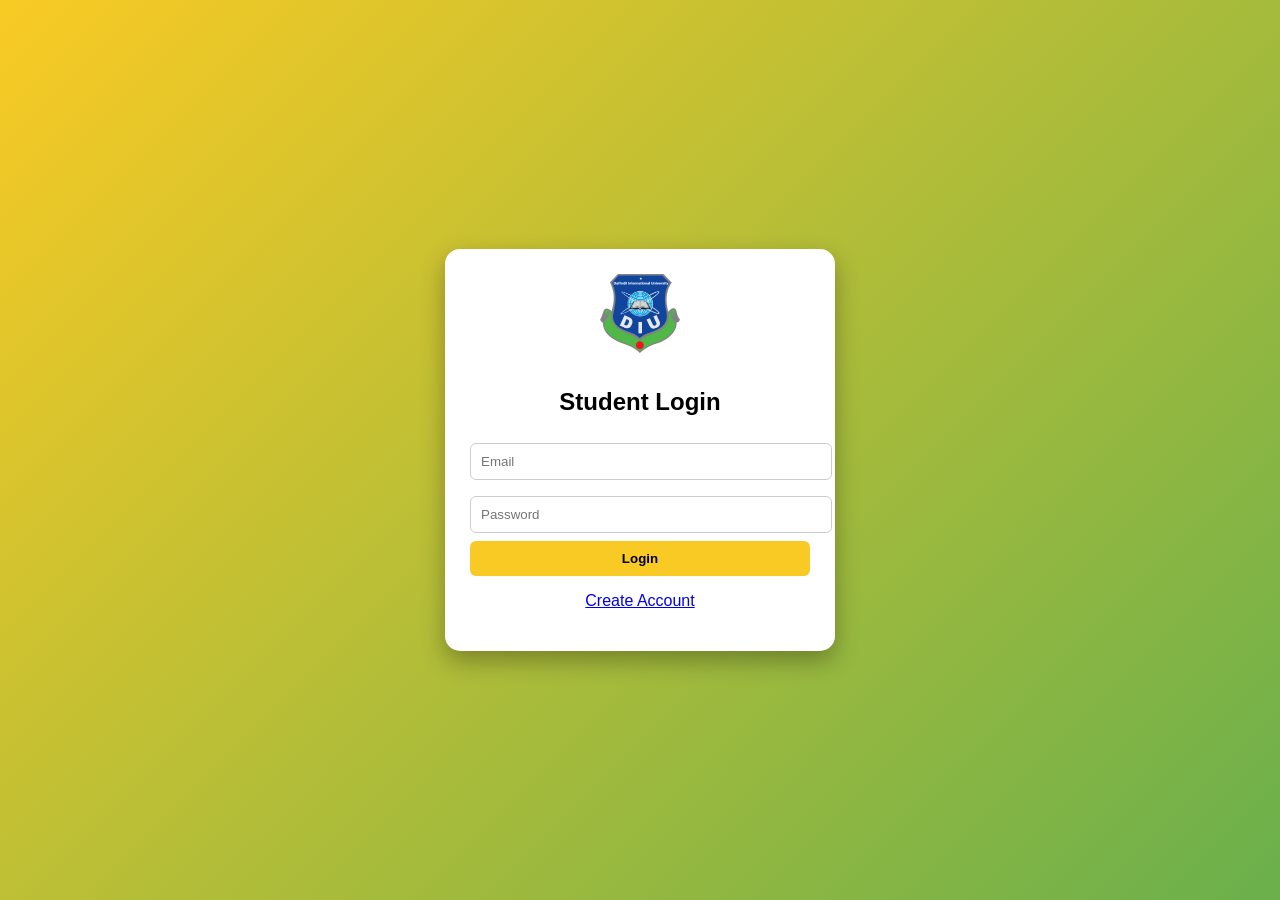
<file: login.html>
<!DOCTYPE html>
<html>
<head>
<title>Login</title>
<link rel="stylesheet" href="style.css">
</head>

<body>

<div class="bg">
  <div class="box">

    <!-- 🔥 LOCAL LOGO (IMPORTANT) -->
    <img class="logo" src="logo.png" alt="Daffodil Logo">

    <h2>Student Login</h2>

    <input id="li_email" placeholder="Email">
    <input id="li_pass" type="password" placeholder="Password">

    <button class="login-btn" onclick="login()">Login</button>

    <p><a href="signup.html">Create Account</a></p>

  </div>
</div>

<script src="auth.js"></script>

</body>
</html>
</file>
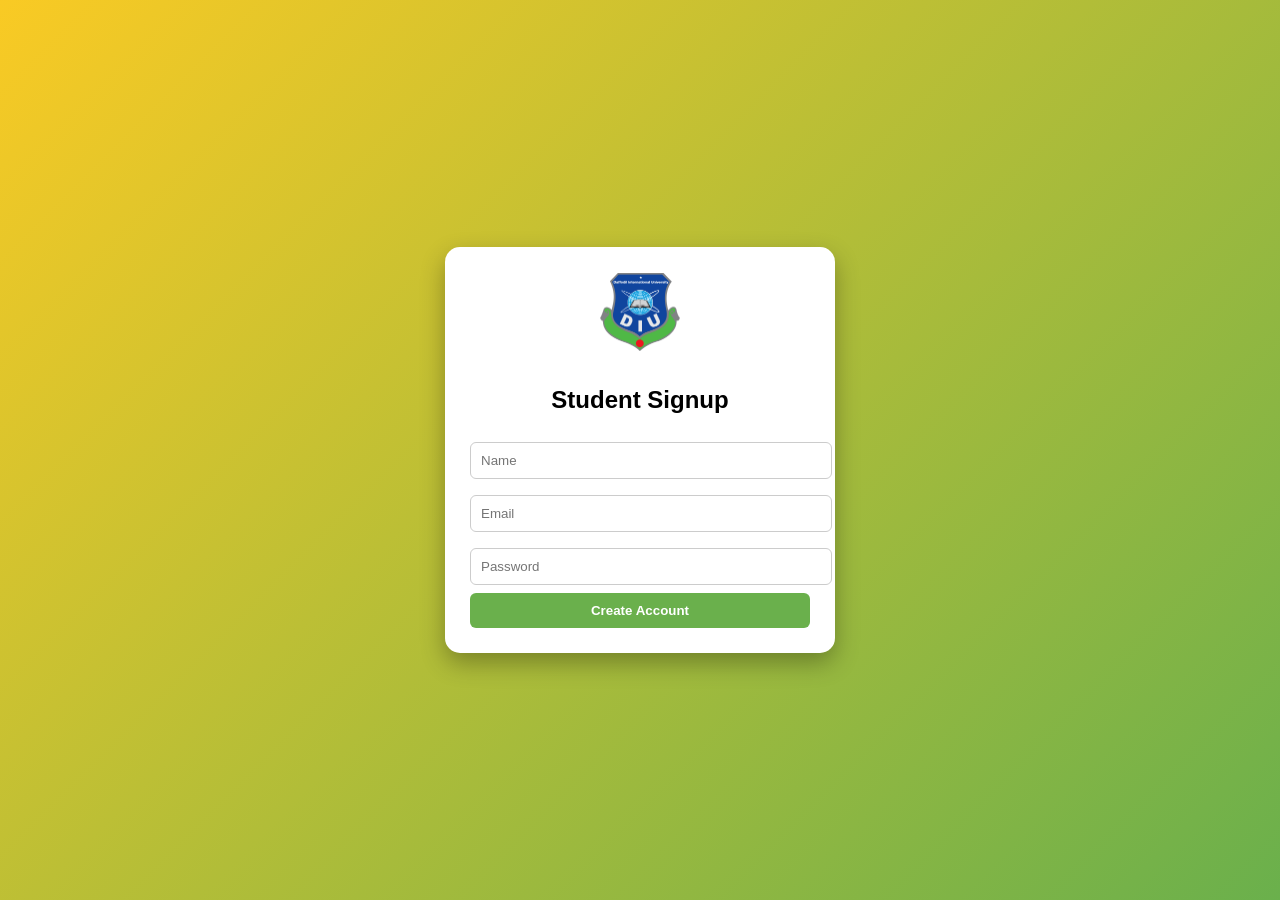
<file: signup.html>
<!DOCTYPE html>
<html>
<head>
<title>Signup</title>
<link rel="stylesheet" href="style.css">
</head>

<body>

<div class="bg">
  <div class="box">

    <img class="logo" src="logo.png" alt="Daffodil Logo">

    <h2>Student Signup</h2>

    <input id="su_name" placeholder="Name">
    <input id="su_email" placeholder="Email">
    <input id="su_pass" type="password" placeholder="Password">

    <button class="signup-btn" onclick="signup()">Create Account</button>

  </div>
</div>

<script src="auth.js"></script>

</body>
</html>
</file>
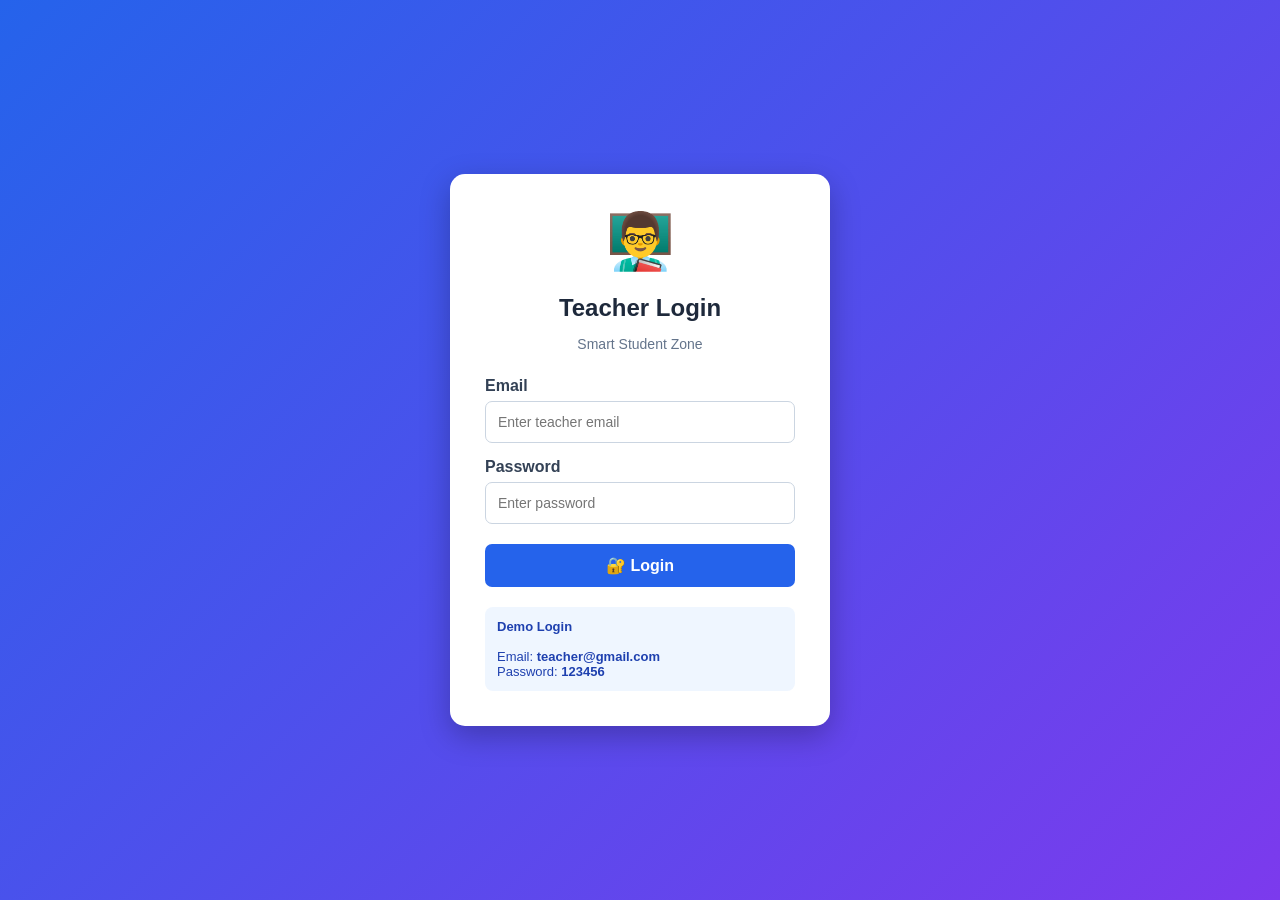
<file: teacher-login.html>
<!DOCTYPE html>
<html lang="en">

<head>

<meta charset="UTF-8">

<meta name="viewport"
content="width=device-width, initial-scale=1.0">

<title>Teacher Login - Smart Student Zone</title>

<style>

*{
    box-sizing:border-box;
}

body{
    margin:0;
    min-height:100vh;

    display:flex;
    justify-content:center;
    align-items:center;

    font-family:Arial, sans-serif;

    background:
    linear-gradient(135deg,#2563eb,#7c3aed);
}

.login-box{

    width:380px;

    background:white;

    padding:35px;

    border-radius:15px;

    box-shadow:
    0 10px 30px
    rgba(0,0,0,.25);

}

.logo{

    text-align:center;

    font-size:55px;

    margin-bottom:5px;

}

h2{

    text-align:center;

    color:#1e293b;

    margin-bottom:5px;

}

.subtitle{

    text-align:center;

    color:#64748b;

    font-size:14px;

    margin-bottom:25px;

}

label{

    display:block;

    margin-top:15px;

    margin-bottom:6px;

    font-weight:bold;

    color:#334155;

}

input{

    width:100%;

    padding:12px;

    border:
    1px solid #cbd5e1;

    border-radius:7px;

    outline:none;

    font-size:14px;

}

input:focus{

    border-color:#2563eb;

}

button{

    width:100%;

    margin-top:20px;

    padding:12px;

    border:none;

    border-radius:7px;

    background:#2563eb;

    color:white;

    font-size:16px;

    font-weight:bold;

    cursor:pointer;

}

button:hover{

    background:#1d4ed8;

}

.demo{

    margin-top:20px;

    padding:12px;

    background:#eff6ff;

    border-radius:8px;

    font-size:13px;

    color:#1e40af;

}

.error{

    color:#dc2626;

    text-align:center;

    margin-top:15px;

    font-size:14px;

}

</style>

</head>


<body>


<div class="login-box">


<div class="logo">
    👨‍🏫
</div>


<h2>
    Teacher Login
</h2>


<p class="subtitle">
    Smart Student Zone
</p>


<label>
    Email
</label>

<input
    type="email"
    id="email"
    placeholder="Enter teacher email"
>


<label>
    Password
</label>

<input
    type="password"
    id="pass"
    placeholder="Enter password"
>


<button onclick="teacherLogin()">

    🔐 Login

</button>


<p
    id="error"
    class="error">
</p>


<div class="demo">

<strong>
    Demo Login
</strong>

<br><br>

Email:
<strong>
teacher@gmail.com
</strong>

<br>

Password:
<strong>
123456
</strong>

</div>


</div>


<script>


/* ==========================================
   CREATE DEMO TEACHER
========================================== */

function createTeacher(){

    let teacher =
        localStorage.getItem(
            "teacher"
        );


    if(!teacher){

        const demoTeacher = {

            name:
                "Dr. Teacher",

            email:
                "teacher@gmail.com",

            pass:
                "123456"

        };


        localStorage.setItem(

            "teacher",

            JSON.stringify(
                demoTeacher
            )

        );

    }

}


/* ==========================================
   LOGIN
========================================== */

function teacherLogin(){

    let teacher =
        JSON.parse(

            localStorage.getItem(
                "teacher"
            )

        );


    let email =
        document
        .getElementById(
            "email"
        )
        .value
        .trim();


    let pass =
        document
        .getElementById(
            "pass"
        )
        .value;


    let error =
        document
        .getElementById(
            "error"
        );


    if(

        teacher &&

        teacher.email === email &&

        teacher.pass === pass

    ){

        localStorage.setItem(

            "teacherLogin",

            "true"

        );


        window.location.href =
            "teacher-portal.html";


    }else{

        error.innerHTML =
            "❌ Invalid Email or Password";

    }

}


/* ==========================================
   INITIALIZE
========================================== */

createTeacher();

</script>


</body>

</html>
</file>
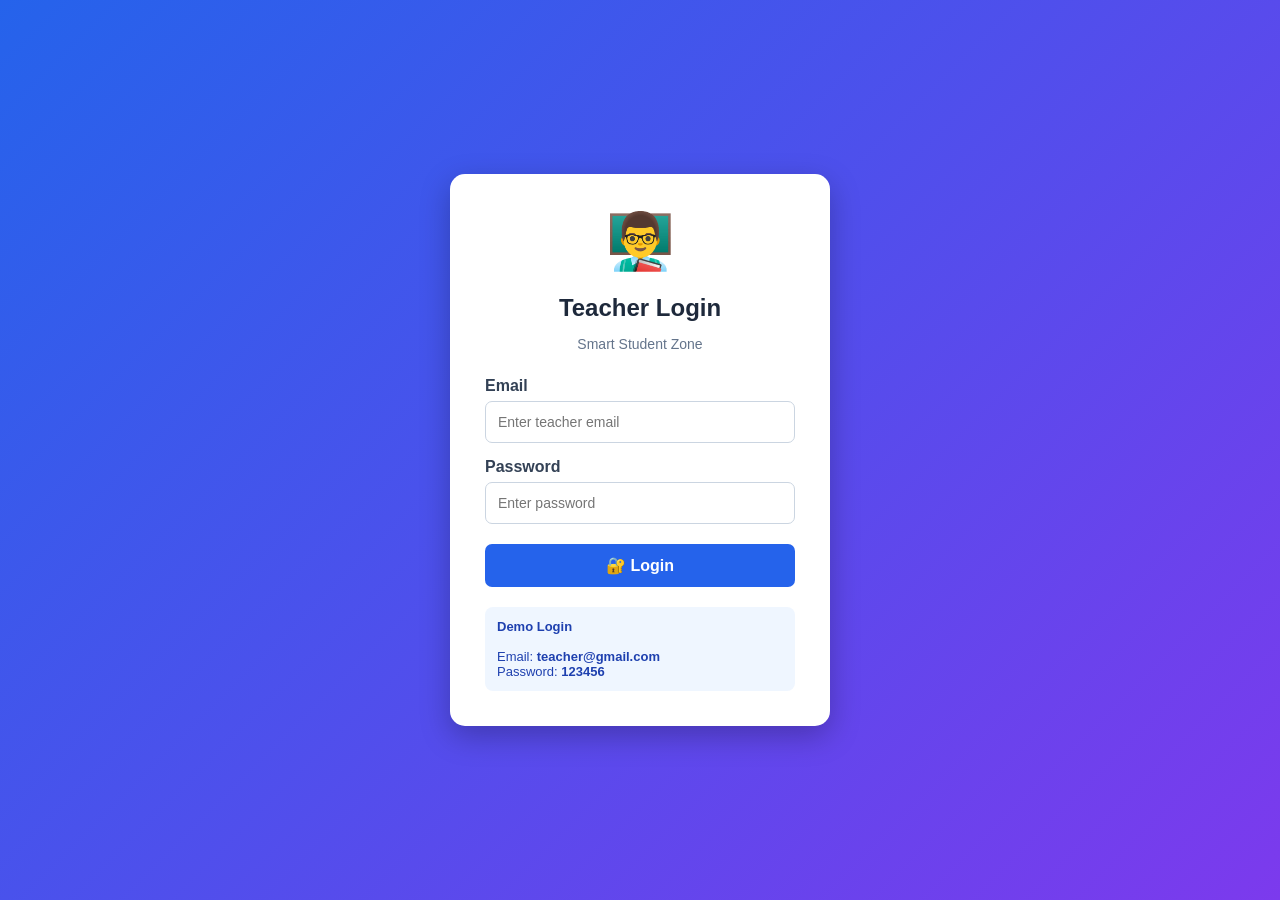
<file: teacher-portal.html>
<!DOCTYPE html>
<html lang="en">

<head>

<meta charset="UTF-8">

<meta name="viewport"
      content="width=device-width, initial-scale=1.0">

<title>Smart Student Zone - Teacher Portal</title>


<style>

/* =====================================================
   GLOBAL
===================================================== */

*{
    margin:0;
    padding:0;
    box-sizing:border-box;
}

:root{

    --primary:#2563eb;
    --primary-dark:#1d4ed8;

    --success:#16a34a;
    --warning:#f59e0b;
    --danger:#dc2626;

    --dark:#0f172a;
    --sidebar:#111827;

    --bg:#f1f5f9;
    --card:#ffffff;

    --text:#1e293b;
    --muted:#64748b;

    --border:#e2e8f0;

}

body{

    font-family:
    "Segoe UI",
    Arial,
    sans-serif;

    background:var(--bg);

    color:var(--text);

}


/* =====================================================
   SIDEBAR
===================================================== */

.sidebar{

    position:fixed;

    left:0;
    top:0;

    width:250px;

    height:100vh;

    background:
    linear-gradient(
        180deg,
        #111827,
        #1e293b
    );

    color:white;

    padding:20px 15px;

    z-index:1000;

    overflow-y:auto;

}

.logo{

    padding:10px;

    text-align:center;

    margin-bottom:25px;

}

.logo h2{

    font-size:21px;

}

.logo p{

    color:#94a3b8;

    font-size:12px;

    margin-top:5px;

}


.menu{

    list-style:none;

}

.menu li{

    margin:5px 0;

}

.menu button{

    width:100%;

    border:none;

    background:transparent;

    color:#cbd5e1;

    padding:13px;

    text-align:left;

    border-radius:8px;

    cursor:pointer;

    font-size:14px;

    transition:.2s;

}

.menu button:hover,
.menu button.active{

    background:var(--primary);

    color:white;

}


.logout-btn{

    margin-top:20px !important;

    background:#dc2626 !important;

    color:white !important;

}


/* =====================================================
   MAIN
===================================================== */

.main{

    margin-left:250px;

    padding:25px;

}


/* =====================================================
   TOPBAR
===================================================== */

.topbar{

    background:var(--card);

    padding:15px 20px;

    border-radius:12px;

    display:flex;

    justify-content:space-between;

    align-items:center;

    margin-bottom:25px;

    box-shadow:
    0 2px 8px
    rgba(0,0,0,.05);

}

.topbar-left h1{

    font-size:23px;

}

.topbar-left p{

    color:var(--muted);

    font-size:13px;

    margin-top:4px;

}

.top-actions{

    display:flex;

    gap:10px;

}

.icon-btn{

    border:none;

    background:#eff6ff;

    padding:10px 13px;

    border-radius:8px;

    cursor:pointer;

    font-size:17px;

}


/* =====================================================
   PAGE SECTIONS
===================================================== */

.page{

    display:none;

}

.page.active{

    display:block;

}


/* =====================================================
   DASHBOARD CARDS
===================================================== */

.stats{

    display:grid;

    grid-template-columns:
    repeat(4,1fr);

    gap:18px;

    margin-bottom:25px;

}

.stat-card{

    background:var(--card);

    padding:20px;

    border-radius:12px;

    box-shadow:
    0 2px 8px
    rgba(0,0,0,.05);

    border-left:
    5px solid var(--primary);

}

.stat-card h3{

    font-size:13px;

    color:var(--muted);

    margin-bottom:8px;

}

.stat-card .number{

    font-size:28px;

    font-weight:700;

}

.stat-card p{

    color:var(--muted);

    font-size:12px;

    margin-top:5px;

}


/* =====================================================
   CARD
===================================================== */

.card{

    background:var(--card);

    padding:22px;

    border-radius:12px;

    margin-bottom:22px;

    box-shadow:
    0 2px 8px
    rgba(0,0,0,.05);

}

.card-header{

    display:flex;

    justify-content:space-between;

    align-items:center;

    margin-bottom:18px;

}

.card-header h2{

    font-size:19px;

}


/* =====================================================
   BUTTONS
===================================================== */

.btn{

    border:none;

    padding:10px 16px;

    border-radius:7px;

    cursor:pointer;

    font-weight:600;

    transition:.2s;

}

.btn-primary{

    background:var(--primary);

    color:white;

}

.btn-primary:hover{

    background:var(--primary-dark);

}

.btn-success{

    background:var(--success);

    color:white;

}

.btn-danger{

    background:var(--danger);

    color:white;

}

.btn-warning{

    background:var(--warning);

    color:white;

}


/* =====================================================
   FORM
===================================================== */

.form-grid{

    display:grid;

    grid-template-columns:
    repeat(2,1fr);

    gap:15px;

}

.form-group label{

    display:block;

    font-size:13px;

    font-weight:600;

    margin-bottom:6px;

}

input,
select,
textarea{

    width:100%;

    padding:11px;

    border:
    1px solid var(--border);

    border-radius:7px;

    outline:none;

    background:var(--card);

    color:var(--text);

}

textarea{

    resize:vertical;

}

input:focus,
select:focus,
textarea:focus{

    border-color:var(--primary);

}


/* =====================================================
   TABLE
===================================================== */

.table-wrapper{

    overflow-x:auto;

}

table{

    width:100%;

    border-collapse:collapse;

}

th,
td{

    padding:12px;

    border-bottom:
    1px solid var(--border);

    text-align:left;

    font-size:13px;

}

th{

    background:#f8fafc;

    color:#475569;

}

.badge{

    padding:5px 10px;

    border-radius:20px;

    font-size:11px;

    font-weight:bold;

}

.badge-green{

    background:#dcfce7;

    color:#166534;

}

.badge-red{

    background:#fee2e2;

    color:#991b1b;

}

.badge-yellow{

    background:#fef3c7;

    color:#92400e;

}

.badge-blue{

    background:#dbeafe;

    color:#1e40af;

}


/* =====================================================
   SEARCH
===================================================== */

.search-box{

    display:flex;

    gap:10px;

    margin-bottom:15px;

}

.search-box input{

    flex:1;

}


/* =====================================================
   ROUTINE
===================================================== */

.routine-grid{

    display:grid;

    grid-template-columns:
    repeat(3,1fr);

    gap:15px;

}

.routine-card{

    border:
    1px solid var(--border);

    padding:18px;

    border-radius:10px;

}

.routine-card h3{

    color:var(--primary);

    margin-bottom:10px;

}

.routine-card p{

    margin:5px 0;

    font-size:13px;

}


/* =====================================================
   NOTICE
===================================================== */

.notice{

    padding:15px;

    border-left:
    4px solid var(--primary);

    background:#f8fafc;

    border-radius:7px;

    margin-bottom:12px;

}

.notice h3{

    font-size:15px;

    margin-bottom:5px;

}

.notice p{

    font-size:13px;

    color:var(--muted);

}


/* =====================================================
   PROFILE
===================================================== */

.profile{

    display:grid;

    grid-template-columns:
    150px 1fr;

    gap:25px;

    align-items:center;

}

.profile-avatar{

    width:130px;

    height:130px;

    border-radius:50%;

    background:
    linear-gradient(
        135deg,
        #2563eb,
        #7c3aed
    );

    display:flex;

    justify-content:center;

    align-items:center;

    font-size:55px;

    color:white;

}

.profile-info h2{

    margin-bottom:8px;

}

.profile-info p{

    color:var(--muted);

    margin:5px 0;

}


/* =====================================================
   PERFORMANCE
===================================================== */

.performance{

    display:grid;

    grid-template-columns:
    repeat(3,1fr);

    gap:15px;

}

.performance-card{

    border:
    1px solid var(--border);

    padding:18px;

    border-radius:10px;

}

.progress{

    height:8px;

    background:#e2e8f0;

    border-radius:10px;

    overflow:hidden;

    margin-top:10px;

}

.progress-bar{

    height:100%;

    background:var(--primary);

}


/* =====================================================
   MODAL
===================================================== */

.modal{

    display:none;

    position:fixed;

    inset:0;

    background:
    rgba(0,0,0,.6);

    justify-content:center;

    align-items:center;

    z-index:2000;

    padding:20px;

}

.modal-content{

    background:var(--card);

    width:100%;

    max-width:600px;

    border-radius:12px;

    padding:25px;

    max-height:90vh;

    overflow:auto;

}

.modal-header{

    display:flex;

    justify-content:space-between;

    margin-bottom:20px;

}

.close{

    border:none;

    background:none;

    font-size:25px;

    cursor:pointer;

}


/* =====================================================
   NOTIFICATION
===================================================== */

.notification{

    position:fixed;

    right:25px;

    bottom:25px;

    background:#0f172a;

    color:white;

    padding:15px 20px;

    border-radius:8px;

    display:none;

    z-index:3000;

}


/* =====================================================
   DARK MODE
===================================================== */

body.dark{

    --bg:#020617;

    --card:#0f172a;

    --text:#e2e8f0;

    --muted:#94a3b8;

    --border:#1e293b;

}

body.dark th{

    background:#1e293b;

    color:#e2e8f0;

}

body.dark .notice{

    background:#1e293b;

}


/* =====================================================
   MOBILE
===================================================== */

@media(max-width:1100px){

    .stats{

        grid-template-columns:
        repeat(2,1fr);

    }

    .routine-grid{

        grid-template-columns:
        repeat(2,1fr);

    }

}

@media(max-width:768px){

    .sidebar{

        width:70px;

        padding:15px 8px;

    }

    .logo h2{

        font-size:0;

    }

    .logo h2:first-letter{

        font-size:25px;

    }

    .logo p{

        display:none;

    }

    .menu button{

        text-align:center;

        font-size:0;

    }

    .menu button::first-letter{

        font-size:20px;

    }

    .main{

        margin-left:70px;

        padding:15px;

    }

    .form-grid{

        grid-template-columns:1fr;

    }

    .profile{

        grid-template-columns:1fr;

        text-align:center;

    }

    .profile-avatar{

        margin:auto;

    }

    .performance{

        grid-template-columns:1fr;

    }

}

@media(max-width:500px){

    .stats{

        grid-template-columns:1fr;

    }

    .routine-grid{

        grid-template-columns:1fr;

    }

    .topbar{

        flex-direction:column;

        align-items:flex-start;

        gap:12px;

    }

}

</style>

</head>


<body>


<!-- =====================================================
     LOGIN CHECK
===================================================== -->

<script>

if(
    localStorage.getItem("teacherLogin")
    !== "true"
){

    location.href =
    "teacher-login.html";

}

</script>


<!-- =====================================================
     SIDEBAR
===================================================== -->

<aside class="sidebar">


<div class="logo">

    <h2>
        👨‍🏫 Teacher Portal
    </h2>

    <p>
        Smart Student Zone
    </p>

</div>


<ul class="menu">


<li>

<button
    class="active"
    onclick="showPage('dashboard',this)">

    📊 Dashboard

</button>

</li>


<li>

<button
    onclick="showPage('students',this)">

    👨‍🎓 Students

</button>

</li>


<li>

<button
    onclick="showPage('courses',this)">

    📚 Courses

</button>

</li>


<li>

<button
    onclick="showPage('attendance',this)">

    🕐 Attendance

</button>

</li>


<li>

<button
    onclick="showPage('assignments',this)">

    📝 Assignments

</button>

</li>


<li>

<button
    onclick="showPage('results',this)">

    📊 Results

</button>

</li>


<li>

<button
    onclick="showPage('routine',this)">

    📅 Routine

</button>

</li>


<li>

<button
    onclick="showPage('notices',this)">

    📢 Notices

</button>

</li>


<li>

<button
    onclick="showPage('profile',this)">

    👤 Profile

</button>

</li>


<li>

<button
    onclick="toggleDarkMode()">

    🌙 Dark Mode

</button>

</li>


<li>

<button
    class="logout-btn"
    onclick="logout()">

    🚪 Logout

</button>

</li>


</ul>

</aside>


<!-- =====================================================
     MAIN
===================================================== -->

<main class="main">


<!-- TOPBAR -->

<div class="topbar">

<div class="topbar-left">

<h1>
    Teacher Academic Portal
</h1>

<p>
    Manage students, attendance, assignments and results
</p>

</div>


<div class="top-actions">

<button
    class="icon-btn"
    onclick="toggleDarkMode()">

    🌙

</button>


<button
    class="icon-btn"
    onclick="showNotification('🔔 No new notifications')">

    🔔

</button>

</div>

</div>


<!-- =====================================================
     DASHBOARD
===================================================== -->

<section
    id="dashboard"
    class="page active">


<div class="stats">


<div class="stat-card">

<h3>
    Total Students
</h3>

<div
    class="number">

125

</div>

<p>
    Active students
</p>

</div>


<div class="stat-card">

<h3>
    Total Courses
</h3>

<div
    class="number">

4

</div>

<p>
    Assigned courses
</p>

</div>


<div class="stat-card">

<h3>
    Assignments
</h3>

<div
    class="number"
    id="assignmentCount">

12

</div>

<p>
    Active assignments
</p>

</div>


<div class="stat-card">

<h3>
    Attendance
</h3>

<div
    class="number">

86%

</div>

<p>
    Average attendance
</p>

</div>


</div>


<!-- TODAY'S CLASSES -->

<div class="card">

<div class="card-header">

<h2>
    📅 Today's Classes
</h2>

<span
    class="badge badge-blue">

    Monday

</span>

</div>


<div class="routine-grid">


<div class="routine-card">

<h3>
    09:00 AM
</h3>

<p>
    <strong>
        CSE101
    </strong>
</p>

<p>
    Programming Fundamentals
</p>

<p>
    🏫 Room 502
</p>

</div>


<div class="routine-card">

<h3>
    11:00 AM
</h3>

<p>
    <strong>
        CSE205
    </strong>
</p>

<p>
    Database Systems
</p>

<p>
    🏫 Room 304
</p>

</div>


<div class="routine-card">

<h3>
    02:00 PM
</h3>

<p>
    <strong>
        CSE301
    </strong>
</p>

<p>
    Software Engineering
</p>

<p>
    🏫 Room 401
</p>

</div>


</div>

</div>


<!-- RECENT ACTIVITIES -->

<div class="card">

<div class="card-header">

<h2>
    🔔 Recent Activities
</h2>

</div>


<div class="notice">

<h3>
    ✅ Marks Updated
</h3>

<p>
    Student marks were successfully updated.
</p>

</div>


<div class="notice">

<h3>
    📝 Assignment Submitted
</h3>

<p>
    8 new assignment submissions are waiting for review.
</p>

</div>


<div class="notice">

<h3>
    ⚠️ Attendance Alert
</h3>

<p>
    5 students have attendance below 60%.
</p>

</div>


</div>


</section>


<!-- =====================================================
     STUDENTS
===================================================== -->

<section
    id="students"
    class="page">


<div class="card">

<div class="card-header">

<h2>
    👨‍🎓 Student Management
</h2>

</div>


<div class="search-box">

<input
    type="text"
    id="studentSearch"
    placeholder="Search Student ID or Name..."
    onkeyup="searchStudents()">

</div>


<div class="table-wrapper">

<table>

<thead>

<tr>

<th>
ID
</th>

<th>
Student
</th>

<th>
Department
</th>

<th>
Semester
</th>

<th>
Attendance
</th>

<th>
Status
</th>

</tr>

</thead>


<tbody id="studentTable">


<tr>

<td>
221-15-101
</td>

<td>
Rahim Ahmed
</td>

<td>
CSE
</td>

<td>
5th
</td>

<td>
88%
</td>

<td>

<span
    class="badge badge-green">

Active

</span>

</td>

</tr>


<tr>

<td>
221-15-102
</td>

<td>
Karim Hasan
</td>

<td>
CSE
</td>

<td>
5th
</td>

<td>
72%
</td>

<td>

<span
    class="badge badge-green">

Active

</span>

</td>

</tr>


<tr>

<td>
221-15-103
</td>

<td>
Nusrat Jahan
</td>

<td>
SWE
</td>

<td>
4th
</td>

<td>
91%
</td>

<td>

<span
    class="badge badge-green">

Active

</span>

</td>

</tr>


<tr>

<td>
221-15-104
</td>

<td>
Sakib Khan
</td>

<td>
CSE
</td>

<td>
5th
</td>

<td>
55%
</td>

<td>

<span
    class="badge badge-red">

Low Attendance

</span>

</td>

</tr>


</tbody>

</table>

</div>

</div>

</section>


<!-- =====================================================
     COURSES
===================================================== -->

<section
    id="courses"
    class="page">


<div class="card">

<div class="card-header">

<h2>
    📚 My Courses
</h2>

</div>


<div class="table-wrapper">

<table>

<thead>

<tr>

<th>
Course Code
</th>

<th>
Course Name
</th>

<th>
Students
</th>

<th>
Credits
</th>

<th>
Schedule
</th>

</tr>

</thead>


<tbody>


<tr>

<td>
CSE101
</td>

<td>
Programming Fundamentals
</td>

<td>
40
</td>

<td>
3
</td>

<td>
Sun 09:00 AM
</td>

</tr>


<tr>

<td>
CSE205
</td>

<td>
Database Systems
</td>

<td>
35
</td>

<td>
3
</td>

<td>
Mon 11:00 AM
</td>

</tr>


<tr>

<td>
CSE301
</td>

<td>
Software Engineering
</td>

<td>
30
</td>

<td>
3
</td>

<td>
Tue 02:00 PM
</td>

</tr>


<tr>

<td>
CSE305
</td>

<td>
Web Engineering
</td>

<td>
20
</td>

<td>
3
</td>

<td>
Wed 10:00 AM
</td>

</tr>


</tbody>

</table>

</div>

</div>

</section>


<!-- =====================================================
     ATTENDANCE
===================================================== -->

<section
    id="attendance"
    class="page">


<div class="card">

<div class="card-header">

<h2>
    🕐 Attendance Management
</h2>

</div>


<div class="form-grid">


<div class="form-group">

<label>
Course
</label>

<select
    id="attendanceCourse">

<option>
CSE101
</option>

<option>
CSE205
</option>

<option>
CSE301
</option>

<option>
CSE305
</option>

</select>

</div>


<div class="form-group">

<label>
Date
</label>

<input
    type="date"
    id="attendanceDate">

</div>


</div>


<br>


<div class="table-wrapper">

<table>

<thead>

<tr>

<th>
Student ID
</th>

<th>
Student Name
</th>

<th>
Status
</th>

</tr>

</thead>


<tbody>


<tr>

<td>
221-15-101
</td>

<td>
Rahim Ahmed
</td>

<td>

<select
    class="attendance-select">

<option>
Present
</option>

<option>
Absent
</option>

</select>

</td>

</tr>


<tr>

<td>
221-15-102
</td>

<td>
Karim Hasan
</td>

<td>

<select
    class="attendance-select">

<option>
Present
</option>

<option>
Absent
</option>

</select>

</td>

</tr>


<tr>

<td>
221-15-103
</td>

<td>
Nusrat Jahan
</td>

<td>

<select
    class="attendance-select">

<option>
Present
</option>

<option>
Absent
</option>

</select>

</td>

</tr>


<tr>

<td>
221-15-104
</td>

<td>
Sakib Khan
</td>

<td>

<select
    class="attendance-select">

<option>
Present
</option>

<option>
Absent
</option>

</select>

</td>

</tr>


</tbody>

</table>

</div>


<br>


<button
    class="btn btn-success"
    onclick="saveAttendance()">

    💾 Save Attendance

</button>


</div>

</section>


<!-- =====================================================
     ASSIGNMENTS
===================================================== -->

<section
    id="assignments"
    class="page">


<div class="card">

<div class="card-header">

<h2>
    📝 Assignment Management
</h2>

<button
    class="btn btn-primary"
    onclick="openAssignmentModal()">

    + Create Assignment

</button>

</div>


<div class="table-wrapper">

<table>

<thead>

<tr>

<th>
Title
</th>

<th>
Course
</th>

<th>
Deadline
</th>

<th>
Marks
</th>

<th>
Status
</th>

</tr>

</thead>


<tbody id="assignmentTable">


<tr>

<td>
Database ERD
</td>

<td>
CSE205
</td>

<td>
25 Aug 2026
</td>

<td>
20
</td>

<td>

<span
    class="badge badge-blue">

Active

</span>

</td>

</tr>


<tr>

<td>
Java OOP Project
</td>

<td>
CSE301
</td>

<td>
30 Aug 2026
</td>

<td>
30
</td>

<td>

<span
    class="badge badge-blue">

Active

</span>

</td>

</tr>


</tbody>

</table>

</div>

</div>

</section>


<!-- =====================================================
     RESULTS
===================================================== -->

<section
    id="results"
    class="page">


<div class="card">

<div class="card-header">

<h2>
    📊 Student Result Management
</h2>

</div>


<div class="form-grid">


<div class="form-group">

<label>
Student ID
</label>

<input
    type="text"
    id="studentId"
    placeholder="Example: 221-15-101">

</div>


<div class="form-group">

<label>
Course
</label>

<select
    id="resultCourse">

<option>
CSE101
</option>

<option>
CSE205
</option>

<option>
CSE301
</option>

<option>
CSE305
</option>

</select>

</div>


<div class="form-group">

<label>
Midterm Marks
</label>

<input
    type="number"
    id="midMarks"
    min="0"
    max="30">

</div>


<div class="form-group">

<label>
Final Marks
</label>

<input
    type="number"
    id="finalMarks"
    min="0"
    max="50">

</div>


<div class="form-group">

<label>
Assignment Marks
</label>

<input
    type="number"
    id="assignmentMarks"
    min="0"
    max="20">

</div>


</div>


<br>


<button
    class="btn btn-primary"
    onclick="saveMarks()">

    💾 Save Result

</button>


<div
    id="resultMessage"
    style="margin-top:15px;">

</div>


</div>


<div class="card">

<h2 style="margin-bottom:15px;">

    📋 Saved Results

</h2>


<div class="table-wrapper">

<table>

<thead>

<tr>

<th>
Student ID
</th>

<th>
Course
</th>

<th>
Total
</th>

<th>
Grade
</th>

<th>
Grade Point
</th>

</tr>

</thead>


<tbody id="resultTable">

</tbody>

</table>

</div>

</div>


</section>


<!-- =====================================================
     ROUTINE
===================================================== -->

<section
    id="routine"
    class="page">


<div class="card">

<div class="card-header">

<h2>
    📅 Teaching Routine
</h2>

</div>


<div class="routine-grid">


<div class="routine-card">

<h3>
Sunday
</h3>

<p>
09:00 AM - CSE101
</p>

<p>
Room 502
</p>

<p>
40 Students
</p>

</div>


<div class="routine-card">

<h3>
Monday
</h3>

<p>
11:00 AM - CSE205
</p>

<p>
Room 304
</p>

<p>
35 Students
</p>

</div>


<div class="routine-card">

<h3>
Tuesday
</h3>

<p>
02:00 PM - CSE301
</p>

<p>
Room 401
</p>

<p>
30 Students
</p>

</div>


<div class="routine-card">

<h3>
Wednesday
</h3>

<p>
10:00 AM - CSE305
</p>

<p>
Room 405
</p>

<p>
20 Students
</p>

</div>


<div class="routine-card">

<h3>
Thursday
</h3>

<p>
09:00 AM - CSE101
</p>

<p>
Room 502
</p>

<p>
40 Students
</p>

</div>


</div>

</div>

</section>


<!-- =====================================================
     NOTICES
===================================================== -->

<section
    id="notices"
    class="page">


<div class="card">

<div class="card-header">

<h2>
    📢 Notice Board
</h2>

</div>


<div class="notice">

<h3>
    Midterm Result Submission
</h3>

<p>
Teachers should submit midterm results before the deadline.
</p>

<small>
Admin • 17 Aug 2026
</small>

</div>


<div class="notice">

<h3>
    Assignment Review
</h3>

<p>
Please review pending student assignments.
</p>

<small>
Admin • 16 Aug 2026
</small>

</div>


<div class="notice">

<h3>
    Attendance Warning
</h3>

<p>
Students below 60% attendance should be notified.
</p>

<small>
Academic Office • 15 Aug 2026
</small>

</div>


</div>

</section>


<!-- =====================================================
     PROFILE
===================================================== -->

<section
    id="profile"
    class="page">


<div class="card">


<div class="profile">


<div class="profile-avatar">

👨‍🏫

</div>


<div class="profile-info">

<h2>
    Teacher Profile
</h2>

<p>
<strong>
Name:
</strong>

Dr. Teacher Name

</p>

<p>
<strong>
Department:
</strong>

Computer Science & Engineering

</p>

<p>
<strong>
Employee ID:
</strong>

T-2026-001

</p>

<p>
<strong>
Email:
</strong>

teacher@university.edu

</p>

<p>
<strong>
Courses:
</strong>

4 Active Courses

</p>

</div>


</div>


</div>


<div class="card">

<h2 style="margin-bottom:15px;">

📈 Student Performance Overview

</h2>


<div class="performance">


<div class="performance-card">

<h3>
Attendance
</h3>

<strong>
86%
</strong>

<div class="progress">

<div
    class="progress-bar"
    style="width:86%;">

</div>

</div>

</div>


<div class="performance-card">

<h3>
Average Result
</h3>

<strong>
78%
</strong>

<div class="progress">

<div
    class="progress-bar"
    style="width:78%;">

</div>

</div>

</div>


<div class="performance-card">

<h3>
Assignment Completion
</h3>

<strong>
92%
</strong>

<div class="progress">

<div
    class="progress-bar"
    style="width:92%;">

</div>

</div>

</div>


</div>


</div>


</section>


</main>


<!-- =====================================================
     ASSIGNMENT MODAL
===================================================== -->

<div
    class="modal"
    id="assignmentModal">


<div class="modal-content">


<div class="modal-header">

<h2>
    Create Assignment
</h2>

<button
    class="close"
    onclick="closeAssignmentModal()">

    ×

</button>

</div>


<div class="form-group">

<label>
Assignment Title
</label>

<input
    type="text"
    id="assignmentTitle"
    placeholder="Assignment title">

</div>


<br>


<div class="form-group">

<label>
Course
</label>

<select
    id="assignmentCourse">

<option>
CSE101
</option>

<option>
CSE205
</option>

<option>
CSE301
</option>

<option>
CSE305
</option>

</select>

</div>


<br>


<div class="form-group">

<label>
Deadline
</label>

<input
    type="date"
    id="assignmentDeadline">

</div>


<br>


<div class="form-group">

<label>
Marks
</label>

<input
    type="number"
    id="assignmentMarksInput"
    placeholder="Total marks">

</div>


<br>


<div class="form-group">

<label>
Description
</label>

<textarea
    id="assignmentDescription"
    rows="4"
    placeholder="Assignment description">

</textarea>

</div>


<br>


<button
    class="btn btn-primary"
    onclick="createAssignment()">

    Publish Assignment

</button>


</div>

</div>


<!-- =====================================================
     NOTIFICATION
===================================================== -->

<div
    id="notification"
    class="notification">

</div>


<!-- =====================================================
     JAVASCRIPT
===================================================== -->

<script>


/* =====================================================
   PAGE NAVIGATION
===================================================== */

function showPage(
    pageId,
    button
){

    document
    .querySelectorAll(".page")
    .forEach(function(page){

        page.classList.remove(
            "active"
        );

    });


    document
    .getElementById(pageId)
    .classList.add("active");


    document
    .querySelectorAll(".menu button")
    .forEach(function(btn){

        btn.classList.remove(
            "active"
        );

    });


    if(button){

        button.classList.add(
            "active"
        );

    }

}


/* =====================================================
   DARK MODE
===================================================== */

function toggleDarkMode(){

    document.body
    .classList.toggle("dark");


    localStorage.setItem(
        "teacherDarkMode",

        document.body
        .classList.contains("dark")
    );

}


if(
    localStorage.getItem(
        "teacherDarkMode"
    ) === "true"
){

    document.body
    .classList.add("dark");

}


/* =====================================================
   NOTIFICATION
===================================================== */

function showNotification(
    message
){

    const notification =
        document.getElementById(
            "notification"
        );


    notification.innerHTML =
        message;


    notification.style.display =
        "block";


    setTimeout(function(){

        notification.style.display =
            "none";

    },3000);

}


/* =====================================================
   STUDENT SEARCH
===================================================== */

function searchStudents(){

    const search =
        document
        .getElementById(
            "studentSearch"
        )
        .value
        .toLowerCase();


    const rows =
        document
        .querySelectorAll(
            "#studentTable tr"
        );


    rows.forEach(function(row){

        const text =
            row.innerText
            .toLowerCase();


        row.style.display =
            text.includes(search)
            ? ""
            : "none";

    });

}


/* =====================================================
   ATTENDANCE
===================================================== */

function saveAttendance(){

    const course =
        document
        .getElementById(
            "attendanceCourse"
        )
        .value;


    const date =
        document
        .getElementById(
            "attendanceDate"
        )
        .value;


    if(!date){

        showNotification(
            "⚠️ Please select attendance date."
        );

        return;

    }


    const attendance = [];


    document
    .querySelectorAll(
        ".attendance-select"
    )
    .forEach(function(select){

        attendance.push(
            select.value
        );

    });


    const data = {

        course:course,

        date:date,

        attendance:attendance

    };


    localStorage.setItem(
        "attendance_" +
        course +
        "_" +
        date,

        JSON.stringify(data)
    );


    showNotification(
        "✅ Attendance saved successfully!"
    );

}


/* =====================================================
   ASSIGNMENT MODAL
===================================================== */

function openAssignmentModal(){

    document
    .getElementById(
        "assignmentModal"
    )
    .style.display =
        "flex";

}


function closeAssignmentModal(){

    document
    .getElementById(
        "assignmentModal"
    )
    .style.display =
        "none";

}


/* =====================================================
   CREATE ASSIGNMENT
===================================================== */

function createAssignment(){

    const title =
        document
        .getElementById(
            "assignmentTitle"
        )
        .value;


    const course =
        document
        .getElementById(
            "assignmentCourse"
        )
        .value;


    const deadline =
        document
        .getElementById(
            "assignmentDeadline"
        )
        .value;


    const marks =
        document
        .getElementById(
            "assignmentMarksInput"
        )
        .value;


    const description =
        document
        .getElementById(
            "assignmentDescription"
        )
        .value;


    if(
        title === "" ||
        deadline === "" ||
        marks === ""
    ){

        showNotification(
            "⚠️ Please fill required fields."
        );

        return;

    }


    const assignment = {

        title:title,

        course:course,

        deadline:deadline,

        marks:marks,

        description:description,

        status:"Active"

    };


    let assignments =
        JSON.parse(
            localStorage.getItem(
                "teacherAssignments"
            )
        ) || [];


    assignments.push(
        assignment
    );


    localStorage.setItem(
        "teacherAssignments",
        JSON.stringify(assignments)
    );


    addAssignmentToTable(
        assignment
    );


    document
    .getElementById(
        "assignmentCount"
    )
    .innerText =
        assignments.length + 12;


    closeAssignmentModal();


    showNotification(
        "📝 Assignment published successfully!"
    );


}


/* =====================================================
   ADD ASSIGNMENT TABLE
===================================================== */

function addAssignmentToTable(
    assignment
){

    const table =
        document.getElementById(
            "assignmentTable"
        );


    table.innerHTML += `

    <tr>

        <td>
            ${assignment.title}
        </td>

        <td>
            ${assignment.course}
        </td>

        <td>
            ${assignment.deadline}
        </td>

        <td>
            ${assignment.marks}
        </td>

        <td>

            <span
                class="badge badge-blue">

                ${assignment.status}

            </span>

        </td>

    </tr>

    `;

}


/* =====================================================
   LOAD ASSIGNMENTS
===================================================== */

function loadAssignments(){

    const assignments =
        JSON.parse(
            localStorage.getItem(
                "teacherAssignments"
            )
        ) || [];


    assignments.forEach(
        function(assignment){

            addAssignmentToTable(
                assignment
            );

        }
    );


}


/* =====================================================
   RESULT / MARKS
===================================================== */

function saveMarks(){

    const studentId =
        document
        .getElementById(
            "studentId"
        )
        .value;


    const course =
        document
        .getElementById(
            "resultCourse"
        )
        .value;


    const mid =
        Number(
            document
            .getElementById(
                "midMarks"
            )
            .value
        ) || 0;


    const final =
        Number(
            document
            .getElementById(
                "finalMarks"
            )
            .value
        ) || 0;


    const assignment =
        Number(
            document
            .getElementById(
                "assignmentMarks"
            )
            .value
        ) || 0;


    if(studentId === ""){

        showNotification(
            "⚠️ Enter Student ID."
        );

        return;

    }


    const total =
        mid +
        final +
        assignment;


    let grade =
        "F";


    let point =
        0.00;


    if(total >= 80){

        grade="A+";
        point=4.00;

    }

    else if(total >= 75){

        grade="A";
        point=3.75;

    }

    else if(total >= 70){

        grade="A-";
        point=3.50;

    }

    else if(total >= 65){

        grade="B+";
        point=3.25;

    }

    else if(total >= 60){

        grade="B";
        point=3.00;

    }

    else if(total >= 55){

        grade="B-";
        point=2.75;

    }

    else if(total >= 50){

        grade="C+";
        point=2.50;

    }

    else if(total >= 45){

        grade="C";
        point=2.25;

    }

    else if(total >= 40){

        grade="D";
        point=2.00;

    }


    const result = {

        studentId:
            studentId,

        course:
            course,

        mid:
            mid,

        final:
            final,

        assignment:
            assignment,

        total:
            total,

        grade:
            grade,

        point:
            point

    };


    let results =
        JSON.parse(
            localStorage.getItem(
                "teacherResults"
            )
        ) || [];


    results.push(result);


    localStorage.setItem(
        "teacherResults",
        JSON.stringify(results)
    );


    displayResult(
        result
    );


    showNotification(
        "✅ Result saved successfully!"
    );

}


/* =====================================================
   DISPLAY RESULT
===================================================== */

function displayResult(
    result
){

    const table =
        document.getElementById(
            "resultTable"
        );


    table.innerHTML += `

    <tr>

        <td>
            ${result.studentId}
        </td>

        <td>
            ${result.course}
        </td>

        <td>
            ${result.total}
        </td>

        <td>

            <span
                class="badge badge-blue">

                ${result.grade}

            </span>

        </td>

        <td>
            ${result.point}
        </td>

    </tr>

    `;

}


/* =====================================================
   LOAD RESULTS
===================================================== */

function loadResults(){

    const results =
        JSON.parse(
            localStorage.getItem(
                "teacherResults"
            )
        ) || [];


    results.forEach(
        function(result){

            displayResult(
                result
            );

        }
    );

}


/* =====================================================
   LOGOUT
===================================================== */

function logout(){

    localStorage.removeItem(
        "teacherLogin"
    );


    location.href =
        "teacher-login.html";

}


/* =====================================================
   INITIALIZE
===================================================== */

window.onload =
function(){

    loadAssignments();

    loadResults();

};

</script>


</body>

</html>
</file>
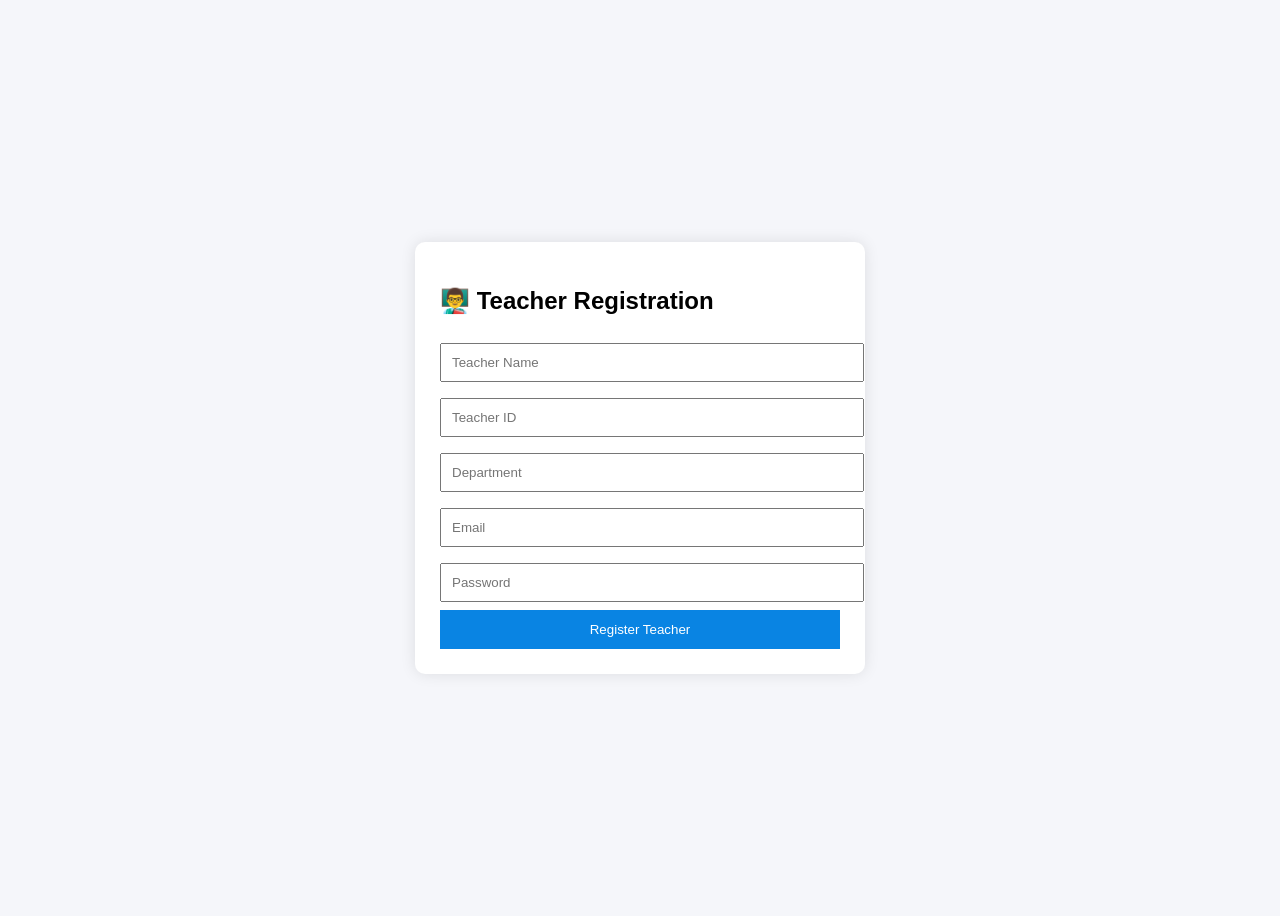
<file: teacher-register.html>
<!DOCTYPE html>
<html>
<head>
<title>Teacher Registration</title>
<style>
body{
    font-family:Arial;
    background:#f5f6fa;
    display:flex;
    justify-content:center;
    align-items:center;
    height:100vh;
}
.box{
    width:400px;
    background:white;
    padding:25px;
    border-radius:10px;
    box-shadow:0 0 15px rgba(0,0,0,.1);
}
input{
    width:100%;
    padding:10px;
    margin:8px 0;
}
button{
    width:100%;
    padding:12px;
    background:#0984e3;
    color:white;
    border:none;
}
</style>
</head>
<body>

<div class="box">

<h2>👨‍🏫 Teacher Registration</h2>

<input id="t_name" placeholder="Teacher Name">
<input id="t_id" placeholder="Teacher ID">
<input id="t_dept" placeholder="Department">
<input id="t_email" placeholder="Email">
<input id="t_pass" type="password" placeholder="Password">

<button onclick="registerTeacher()">
Register Teacher
</button>

</div>

<script>

function registerTeacher(){

 let teacher={
   name:document.getElementById("t_name").value,
   id:document.getElementById("t_id").value,
   dept:document.getElementById("t_dept").value,
   email:document.getElementById("t_email").value,
   pass:document.getElementById("t_pass").value
 };

 localStorage.setItem("teacher",JSON.stringify(teacher));

 alert("Teacher Registration Successful");

 window.location.href="teacher-login.html";
}

</script>

</body>
</html>
</file>
<file: style.css>
body{
  margin:0;
  font-family:Arial;
}

/* BACKGROUND */
.bg{
  height:100vh;
  display:flex;
  justify-content:center;
  align-items:center;
  background: linear-gradient(135deg, #f9ca24, #6ab04c);
}

/* CARD */
.box{
  width:340px;
  background:white;
  padding:25px;
  border-radius:15px;
  text-align:center;
  box-shadow:0 10px 25px rgba(0,0,0,0.3);
}

/* LOGO */
.logo{
  width:80px;
  height:80px;
  object-fit:contain;
  margin-bottom:10px;
}

/* INPUT */
input{
  width:100%;
  padding:10px;
  margin:8px 0;
  border:1px solid #ccc;
  border-radius:6px;
}

/* BUTTON */
button{
  width:100%;
  padding:10px;
  border:none;
  border-radius:6px;
  cursor:pointer;
  font-weight:bold;
}

.login-btn{ background:#f9ca24; }
.login-btn:hover{ background:#f1c40f; }

.signup-btn{ background:#6ab04c; color:white; }
.signup-btn:hover{ background:#4caf50; }

/* DASHBOARD */
.sidebar{
  width:220px;
  height:100vh;
  background:#2d3436;
  color:white;
  padding:15px;
  position:fixed;
}

.main{
  margin-left:220px;
  padding:20px;
}

.sidebar button{
  width:100%;
  padding:10px;
  margin:5px 0;
  border:none;
  cursor:pointer;
  background:#444;
  color:white;
}

.sidebar button:hover{
  background:#0984e3;
}
/* CARD DESIGN */
.card{
  background:white;
  padding:20px;
  margin-bottom:20px;
  border-radius:10px;
  box-shadow:0 5px 15px rgba(0,0,0,0.1);
}

.card input{
  width:100%;
  margin:5px 0;
  padding:10px;
}

.card button{
  background:#0984e3;
  color:white;
  padding:10px;
  border:none;
  border-radius:6px;
  cursor:pointer;
}

.card button:hover{
  background:#0652dd;
}
ul{
  padding-left:20px;
}

li{
  background:#f1f2f6;
  margin:5px 0;
  padding:8px;
  border-radius:6px;
}
li span{
  display:block;
  margin-top:5px;
  font-size:14px;
}

.badge{
  padding:3px 8px;
  border-radius:5px;
  font-size:12px;
  color:white;
}

.late{ background:red; }
.ok{ background:green; }
.profile-img{
  width:120px;
  height:120px;
  border-radius:50%;
  object-fit:cover;
  display:block;
  margin:10px auto;
  border:3px solid #0984e3;
}
</file>
